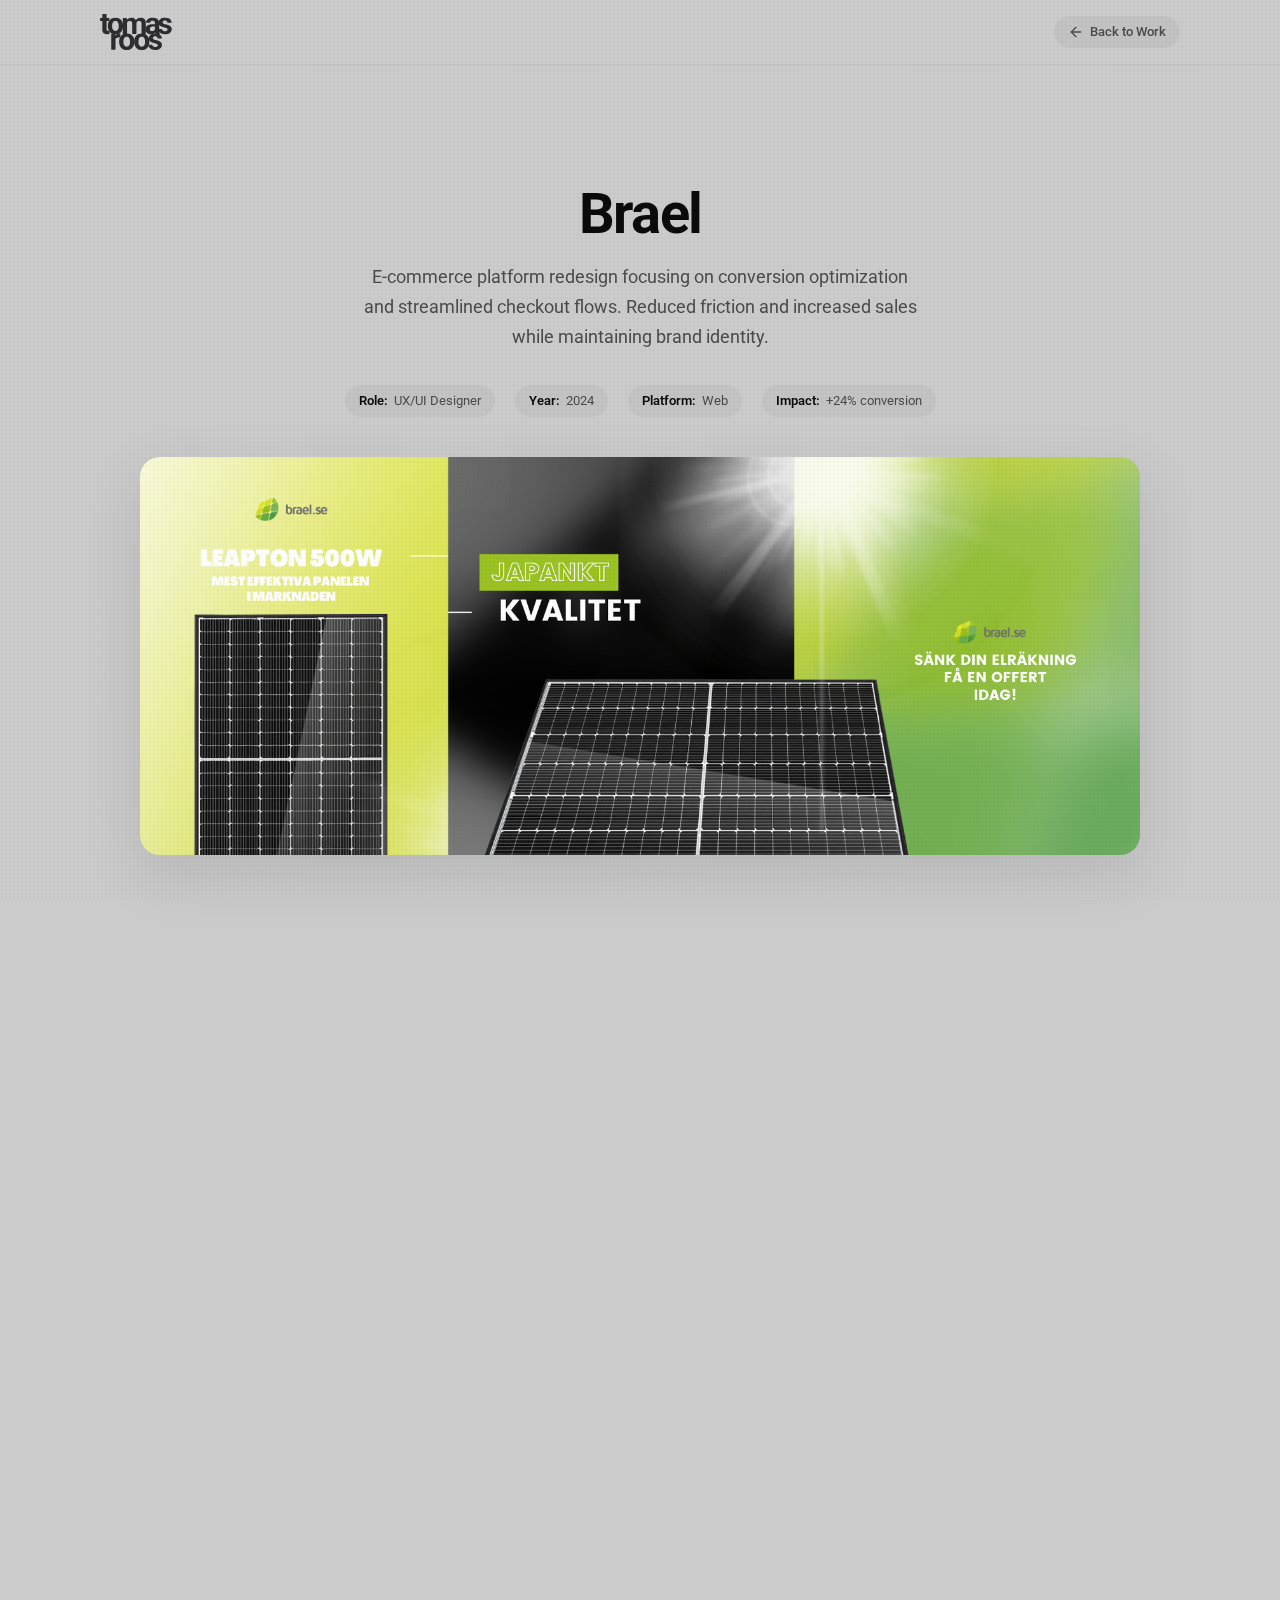
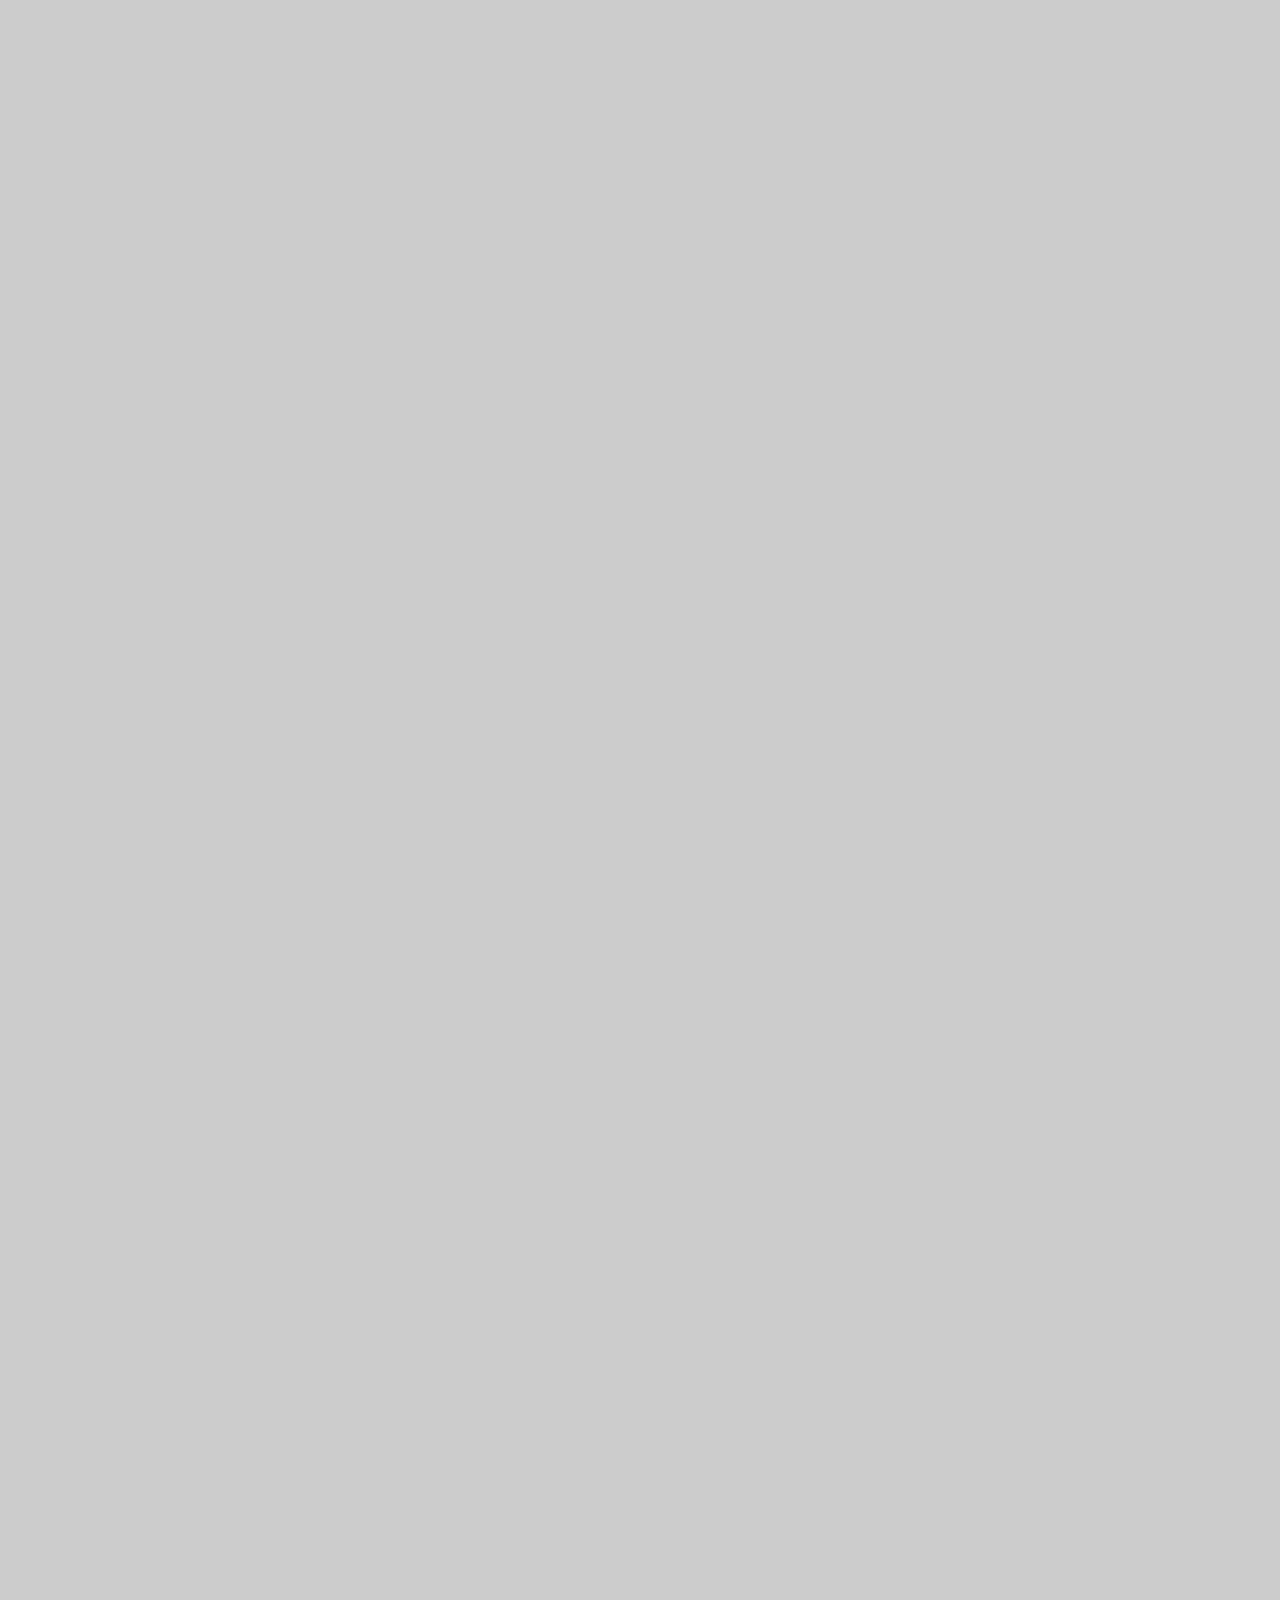
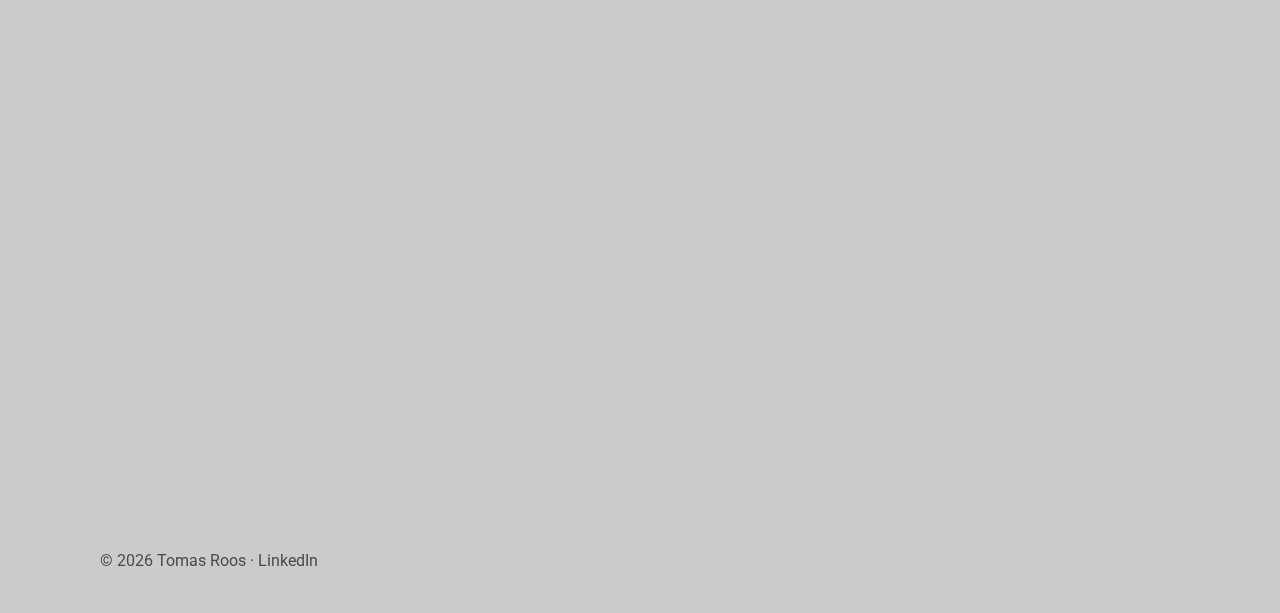
<file: brael-page.html>
<!DOCTYPE html>
<html lang="en">
  <head>
    <meta charset="utf-8" />
    <meta name="viewport" content="width=device-width, initial-scale=1" />
    <title>Brael — Tomas Roos</title>
    <meta name="description" content="E-commerce platform redesign focusing on conversion optimization and user experience improvements." />
    <meta name="author" content="Tomas Roos" />
    <meta property="og:type" content="website" />
    <meta property="og:title" content="Brael — Tomas Roos" />
    <meta property="og:description" content="E-commerce platform redesign focusing on conversion optimization and user experience improvements." />
    <meta property="og:image" content="assets/brael/brael.png" />
    <link rel="icon" href="assets/favicon.png" />
    <link rel="preconnect" href="https://fonts.googleapis.com" />
    <link rel="preconnect" href="https://fonts.gstatic.com" crossorigin />
    <link href="https://fonts.googleapis.com/css2?family=Roboto:wght@300;400;500;600;700&display=swap" rel="stylesheet" />
    <link rel="stylesheet" href="css/styles.css" />
    <link rel="stylesheet" href="css/case-study.css" />
  </head>
  <body>
    <div class="page-loader" aria-hidden="true">
      <img src="assets/tomas-roos-logo.svg" alt="" style="height:32px;opacity:0.4" />
    </div>
    <div class="cursor-dot" aria-hidden="true"></div>

    <header class="site-header">
      <div class="wrap">
        <a class="brand" href="index.html"><img src="assets/tomas-roos-logo.svg" alt="Tomas Roos" class="brand-logo" /></a>
        <nav class="nav">
          <a class="cs-back" href="index.html#work">
            <svg width="16" height="16" viewBox="0 0 24 24" fill="none" stroke="currentColor" stroke-width="2" stroke-linecap="round" stroke-linejoin="round"><path d="M19 12H5"/><polyline points="12 19 5 12 12 5"/></svg>
            Back to Work
          </a>
        </nav>
      </div>
    </header>

    <main class="wrap">
      <section class="cs-hero reveal-up">
        <h1 class="cs-title">Brael</h1>
        <p class="cs-subtitle">E-commerce platform redesign focusing on conversion optimization and streamlined checkout flows. Reduced friction and increased sales while maintaining brand identity.</p>
        <div class="cs-meta">
          <span><strong>Role:</strong> UX/UI Designer</span>
          <span><strong>Year:</strong> 2024</span>
          <span><strong>Platform:</strong> Web</span>
          <span><strong>Impact:</strong> +24% conversion</span>
        </div>
        <div class="cs-cover">
          <img src="assets/brael/brael.png" alt="Brael e-commerce platform" />
        </div>
      </section>

      <section class="cs-section reveal-up">
        <h2 class="cs-section__title">Overview</h2>
        <p class="cs-section__lead">The platform struggled with low conversion rates and 68% cart abandonment. Users found checkout confusing and product discovery difficult. This redesign simplified the journey from discovery to purchase.</p>
        <div class="cs-grid">
          <div class="cs-card">
            <h3>Challenge</h3>
            <p>High cart abandonment, complex navigation, unclear product information, and poor mobile experience.</p>
          </div>
          <div class="cs-card">
            <h3>Solution</h3>
            <p>Complete redesign focusing on clarity, trust, and ease of use. Simplified navigation, improved product pages, and streamlined checkout.</p>
          </div>
        </div>
      </section>

      <section class="cs-section cs-section--alt reveal-up">
        <h2 class="cs-section__title">User Experience</h2>
        <div class="cs-timeline">
          <div class="cs-timeline__item">
            <h3>Homepage &amp; First Impression</h3>
            <p>Redesigned to communicate value immediately. Clear hero section, social proof, and easy navigation. Added trust signals prominently.</p>
          </div>
          <div class="cs-timeline__item">
            <h3>Product Discovery</h3>
            <p>Improved category navigation with clear hierarchy. Enhanced search with filters and sorting. Added Recently Viewed and recommendations.</p>
          </div>
          <div class="cs-timeline__item">
            <h3>Product Pages</h3>
            <p>High-quality images, clear pricing, detailed descriptions, and reviews. Size guides and shipping info directly on page. Prominent Add to Cart button.</p>
          </div>
          <div class="cs-timeline__item">
            <h3>Checkout</h3>
            <p>Streamlined from 5 steps to 1 page with progress indicator. Guest checkout, saved payment methods, and clear shipping calculator. Reduced abandonment by 35%.</p>
          </div>
        </div>
        <div class="cs-mockup">
          <img src="assets/brael/brael-erbjudande.png" alt="Brael special offer page" />
        </div>
      </section>

      <section class="cs-section reveal-up">
        <h2 class="cs-section__title">Key Features</h2>
        <div class="cs-grid">
          <div class="cs-card">
            <h3>Streamlined Checkout</h3>
            <p>Single-page checkout with progress indicator. Guest checkout and saved payment methods. Clear shipping cost calculator.</p>
          </div>
          <div class="cs-card">
            <h3>Enhanced Product Pages</h3>
            <p>High-quality images with zoom, size guides, customer reviews, and trust badges. Buy Now option for quick purchases.</p>
          </div>
          <div class="cs-card">
            <h3>Mobile-First Design</h3>
            <p>Touch-friendly buttons, simplified navigation, and optimized checkout. Mobile conversion increased by 42%.</p>
          </div>
          <div class="cs-card">
            <h3>Trust &amp; Security</h3>
            <p>Security badges, customer reviews, and clear return policy information throughout the journey.</p>
          </div>
        </div>
      </section>

      <section class="cs-section cs-section--alt reveal-up">
        <h2 class="cs-section__title">Outcomes</h2>
        <div class="cs-outcomes">
          <h3>Results</h3>
          <p>Significant improvements across all key metrics. Conversion rates increased, cart abandonment decreased, and user satisfaction improved.</p>
          <div class="cs-stats">
            <div class="cs-stat"><div class="cs-stat__value">+24%</div><div class="cs-stat__label">Conversion</div></div>
            <div class="cs-stat"><div class="cs-stat__value">-35%</div><div class="cs-stat__label">Cart Abandonment</div></div>
            <div class="cs-stat"><div class="cs-stat__value">+42%</div><div class="cs-stat__label">Mobile Conversion</div></div>
            <div class="cs-stat"><div class="cs-stat__value">-28%</div><div class="cs-stat__label">Checkout Time</div></div>
          </div>
        </div>
      </section>
    </main>

    <div class="wrap">
      <div class="cs-footer-cta reveal-up">
        <p>Like what you see?</p>
        <h2>Let's work together.</h2>
        <a class="btn btn--primary" href="index.html#work">View More Work</a>
      </div>
    </div>

    <footer class="site-footer">
      <div class="wrap">
        <p>© <span id="year"></span> Tomas Roos · <a href="https://www.linkedin.com/in/tomas-roos/">LinkedIn</a></p>
      </div>
    </footer>

    <script src="js/case-study.js"></script>
  </body>
</html>
</file>
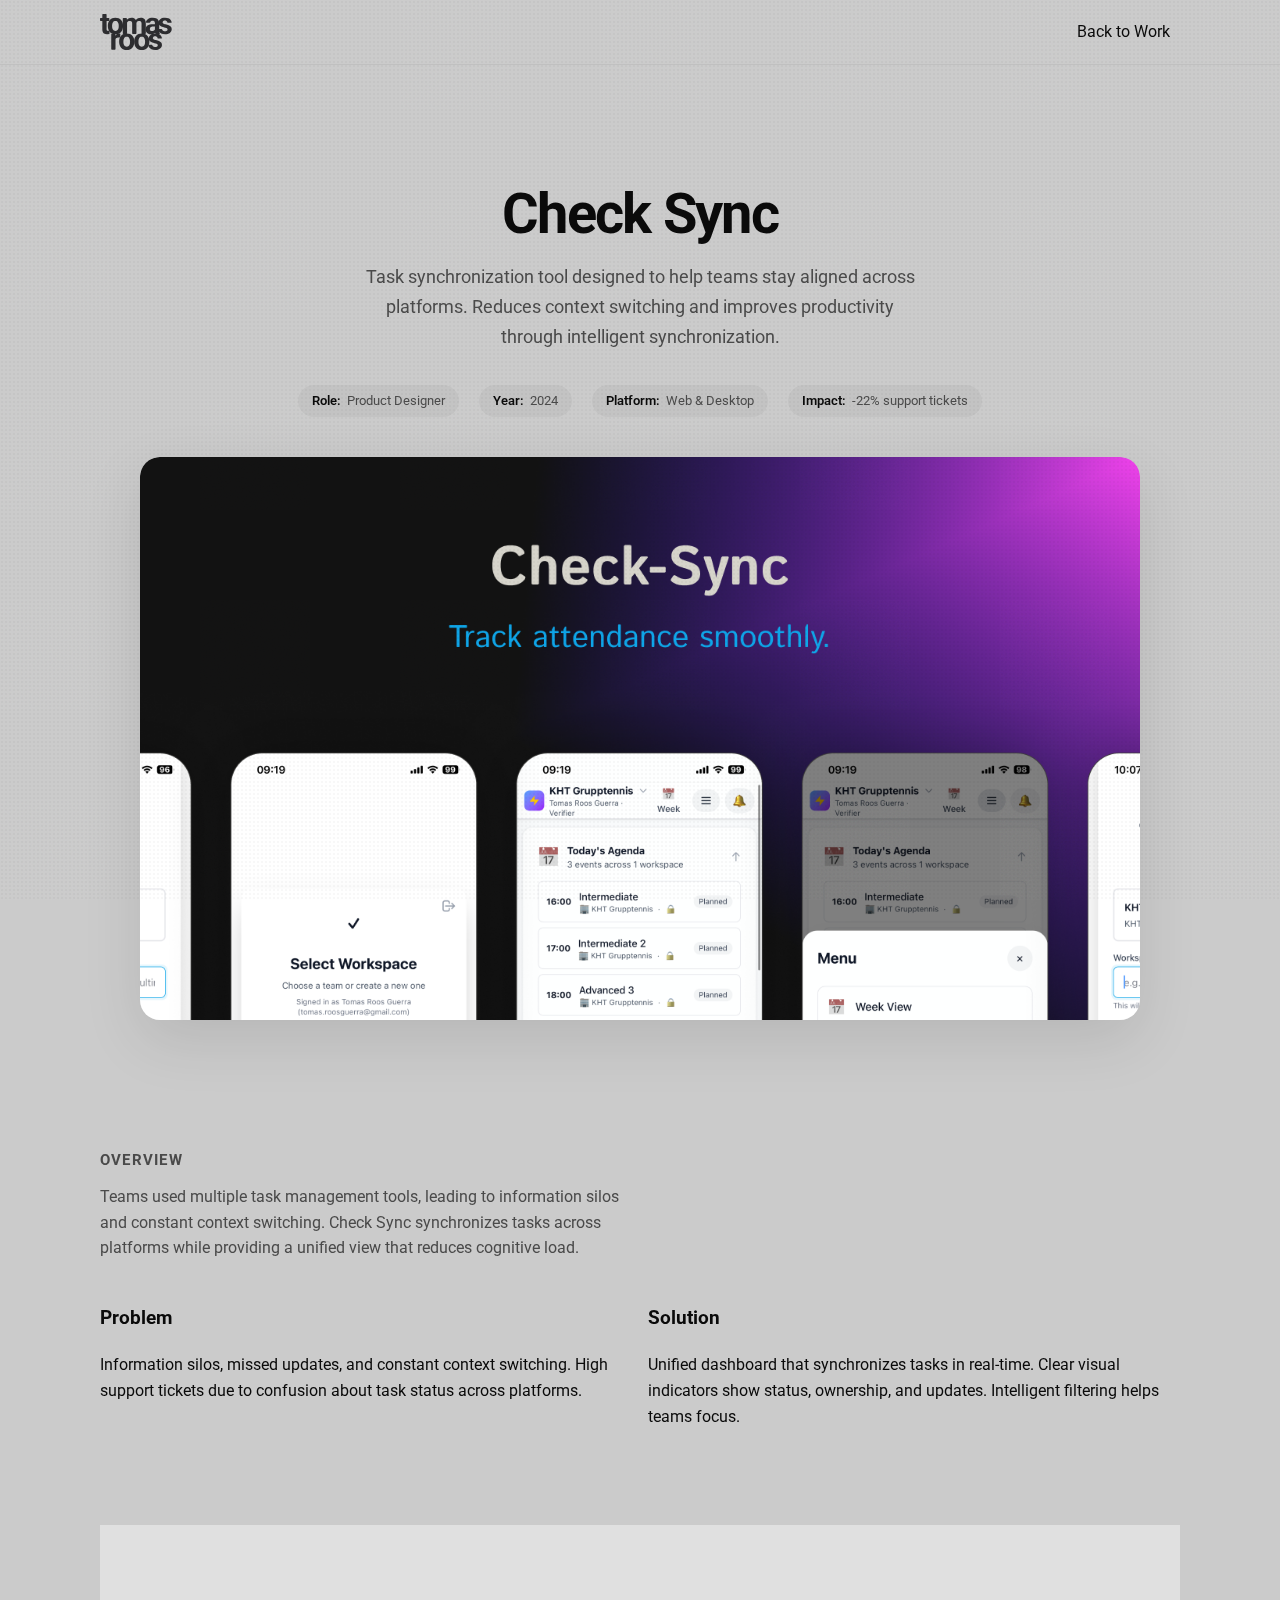
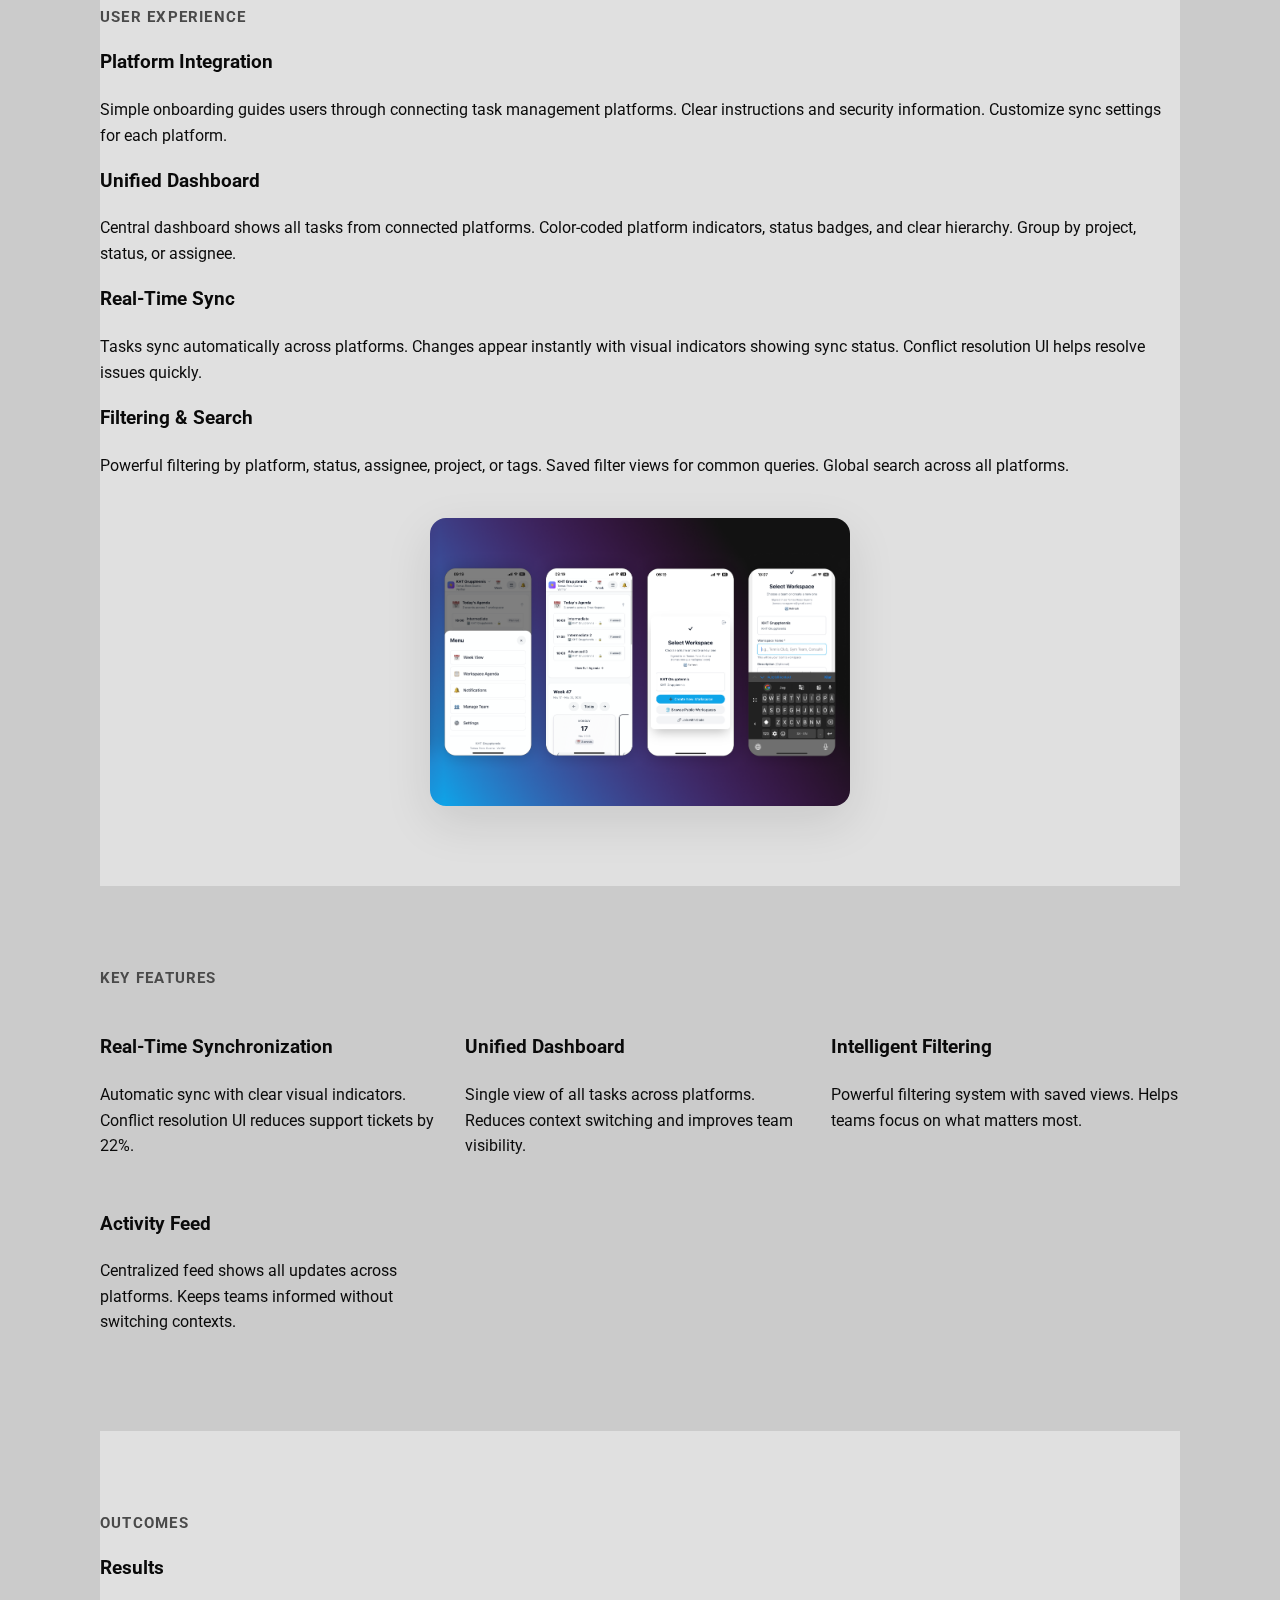
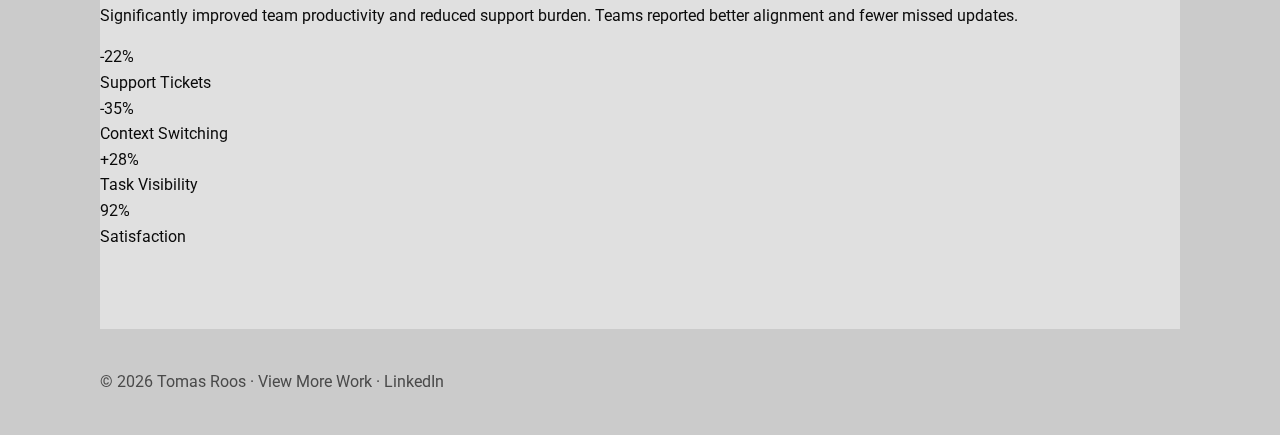
<file: check-sync-page.html>
<!DOCTYPE html>
<html lang="en">
  <head>
    <meta charset="utf-8" />
    <meta name="viewport" content="width=device-width, initial-scale=1" />
    <title>Check Sync: Task Synchronization Tool | Tomas Roos Portfolio</title>
    <meta
      name="description"
      content="Task synchronization tool that helps teams stay aligned across platforms."
    />
    <meta
      name="keywords"
      content="Check Sync, task management, productivity, SaaS, UX design, team collaboration, Tomas Roos"
    />
    <meta name="author" content="Tomas Roos" />

    <meta property="og:type" content="website" />
    <meta property="og:title" content="Check Sync: Task Synchronization Tool" />
    <meta
      property="og:description"
      content="Task synchronization tool that helps teams stay aligned across platforms."
    />
    <meta
      property="og:image"
      content="assets/check-sync/check-sync-cover.png"
    />

    <meta name="twitter:card" content="summary_large_image" />
    <meta
      name="twitter:title"
      content="Check Sync: Task Synchronization Tool"
    />
    <meta
      name="twitter:description"
      content="Task synchronization tool for team productivity."
    />
    <meta
      name="twitter:image"
      content="assets/check-sync/check-sync-cover.png"
    />

    <link rel="preconnect" href="https://fonts.googleapis.com" />
    <link rel="preconnect" href="https://fonts.gstatic.com" crossorigin />
    <link
      href="https://fonts.googleapis.com/css2?family=Roboto:wght@300;400;500;600;700&display=swap"
      rel="stylesheet"
    />
    <link rel="stylesheet" href="css/styles.css" />
    <link rel="stylesheet" href="css/case-study.css" />
  </head>
  <body>
    <header class="site-header">
      <div class="wrap">
        <a class="brand" href="index.html"><img src="assets/tomas-roos-logo.svg" alt="Tomas Roos" class="brand-logo" /></a>
        <nav class="nav">
          <ul class="nav__list">
            <li><a href="index.html#work">Back to Work</a></li>
          </ul>
        </nav>
      </div>
    </header>

    <main class="wrap">
      <section class="cs-hero">
        <h1 class="cs-title">Check Sync</h1>
        <p class="cs-subtitle">
          Task synchronization tool designed to help teams stay aligned across
          platforms. Reduces context switching and improves productivity through
          intelligent synchronization.
        </p>
        <div class="cs-meta">
          <span><strong>Role:</strong> Product Designer</span>
          <span><strong>Year:</strong> 2024</span>
          <span><strong>Platform:</strong> Web & Desktop</span>
          <span><strong>Impact:</strong> -22% support tickets</span>
        </div>
        <div class="cs-cover">
          <img
            src="assets/check-sync/check-sync-cover.png"
            alt="Check Sync dashboard"
          />
        </div>
      </section>

      <section class="section">
        <h2 class="eyebrow">Overview</h2>
        <p class="section__lead">
          Teams used multiple task management tools, leading to information
          silos and constant context switching. Check Sync synchronizes tasks
          across platforms while providing a unified view that reduces cognitive
          load.
        </p>
        <div class="cs-grid">
          <div class="workflow-step">
            <h3>Problem</h3>
            <p>
              Information silos, missed updates, and constant context switching.
              High support tickets due to confusion about task status across
              platforms.
            </p>
          </div>
          <div class="workflow-step">
            <h3>Solution</h3>
            <p>
              Unified dashboard that synchronizes tasks in real-time. Clear
              visual indicators show status, ownership, and updates. Intelligent
              filtering helps teams focus.
            </p>
          </div>
        </div>
      </section>

      <section class="section section--alt">
        <h2 class="eyebrow">User Experience</h2>
        <div class="timeline-item">
          <h3>Platform Integration</h3>
          <p>
            Simple onboarding guides users through connecting task management
            platforms. Clear instructions and security information. Customize
            sync settings for each platform.
          </p>
        </div>
        <div class="timeline-item">
          <h3>Unified Dashboard</h3>
          <p>
            Central dashboard shows all tasks from connected platforms.
            Color-coded platform indicators, status badges, and clear hierarchy.
            Group by project, status, or assignee.
          </p>
        </div>
        <div class="timeline-item">
          <h3>Real-Time Sync</h3>
          <p>
            Tasks sync automatically across platforms. Changes appear instantly
            with visual indicators showing sync status. Conflict resolution UI
            helps resolve issues quickly.
          </p>
        </div>
        <div class="timeline-item">
          <h3>Filtering & Search</h3>
          <p>
            Powerful filtering by platform, status, assignee, project, or tags.
            Saved filter views for common queries. Global search across all
            platforms.
          </p>
        </div>
        <div class="cs-mockup">
          <img
            src="assets/check-sync/check-sync-mockup.png"
            alt="Check Sync interface"
          />
        </div>
      </section>

      <section class="section">
        <h2 class="eyebrow">Key Features</h2>
        <div class="cs-grid">
          <div class="workflow-step">
            <h3>Real-Time Synchronization</h3>
            <p>
              Automatic sync with clear visual indicators. Conflict resolution
              UI reduces support tickets by 22%.
            </p>
          </div>
          <div class="workflow-step">
            <h3>Unified Dashboard</h3>
            <p>
              Single view of all tasks across platforms. Reduces context
              switching and improves team visibility.
            </p>
          </div>
          <div class="workflow-step">
            <h3>Intelligent Filtering</h3>
            <p>
              Powerful filtering system with saved views. Helps teams focus on
              what matters most.
            </p>
          </div>
          <div class="workflow-step">
            <h3>Activity Feed</h3>
            <p>
              Centralized feed shows all updates across platforms. Keeps teams
              informed without switching contexts.
            </p>
          </div>
        </div>
      </section>

      <section class="section section--alt">
        <h2 class="eyebrow">Outcomes</h2>
        <div class="outcome-box">
          <h3>Results</h3>
          <p>
            Significantly improved team productivity and reduced support burden.
            Teams reported better alignment and fewer missed updates.
          </p>
          <div class="outcome-stats">
            <div class="stat">
              <div class="stat-value">-22%</div>
              <div class="stat-label">Support Tickets</div>
            </div>
            <div class="stat">
              <div class="stat-value">-35%</div>
              <div class="stat-label">Context Switching</div>
            </div>
            <div class="stat">
              <div class="stat-value">+28%</div>
              <div class="stat-label">Task Visibility</div>
            </div>
            <div class="stat">
              <div class="stat-value">92%</div>
              <div class="stat-label">Satisfaction</div>
            </div>
          </div>
        </div>
      </section>
    </main>

    <footer class="site-footer">
      <div class="wrap">
        <p>
          © <span id="year"></span> Tomas Roos ·
          <a href="index.html#work">View More Work</a> ·
          <a href="https://www.linkedin.com/in/tomas-roos/">LinkedIn</a>
        </p>
      </div>
    </footer>

    <script>
      document.getElementById("year").textContent = new Date().getFullYear();
    </script>
  </body>
</html>
</file>
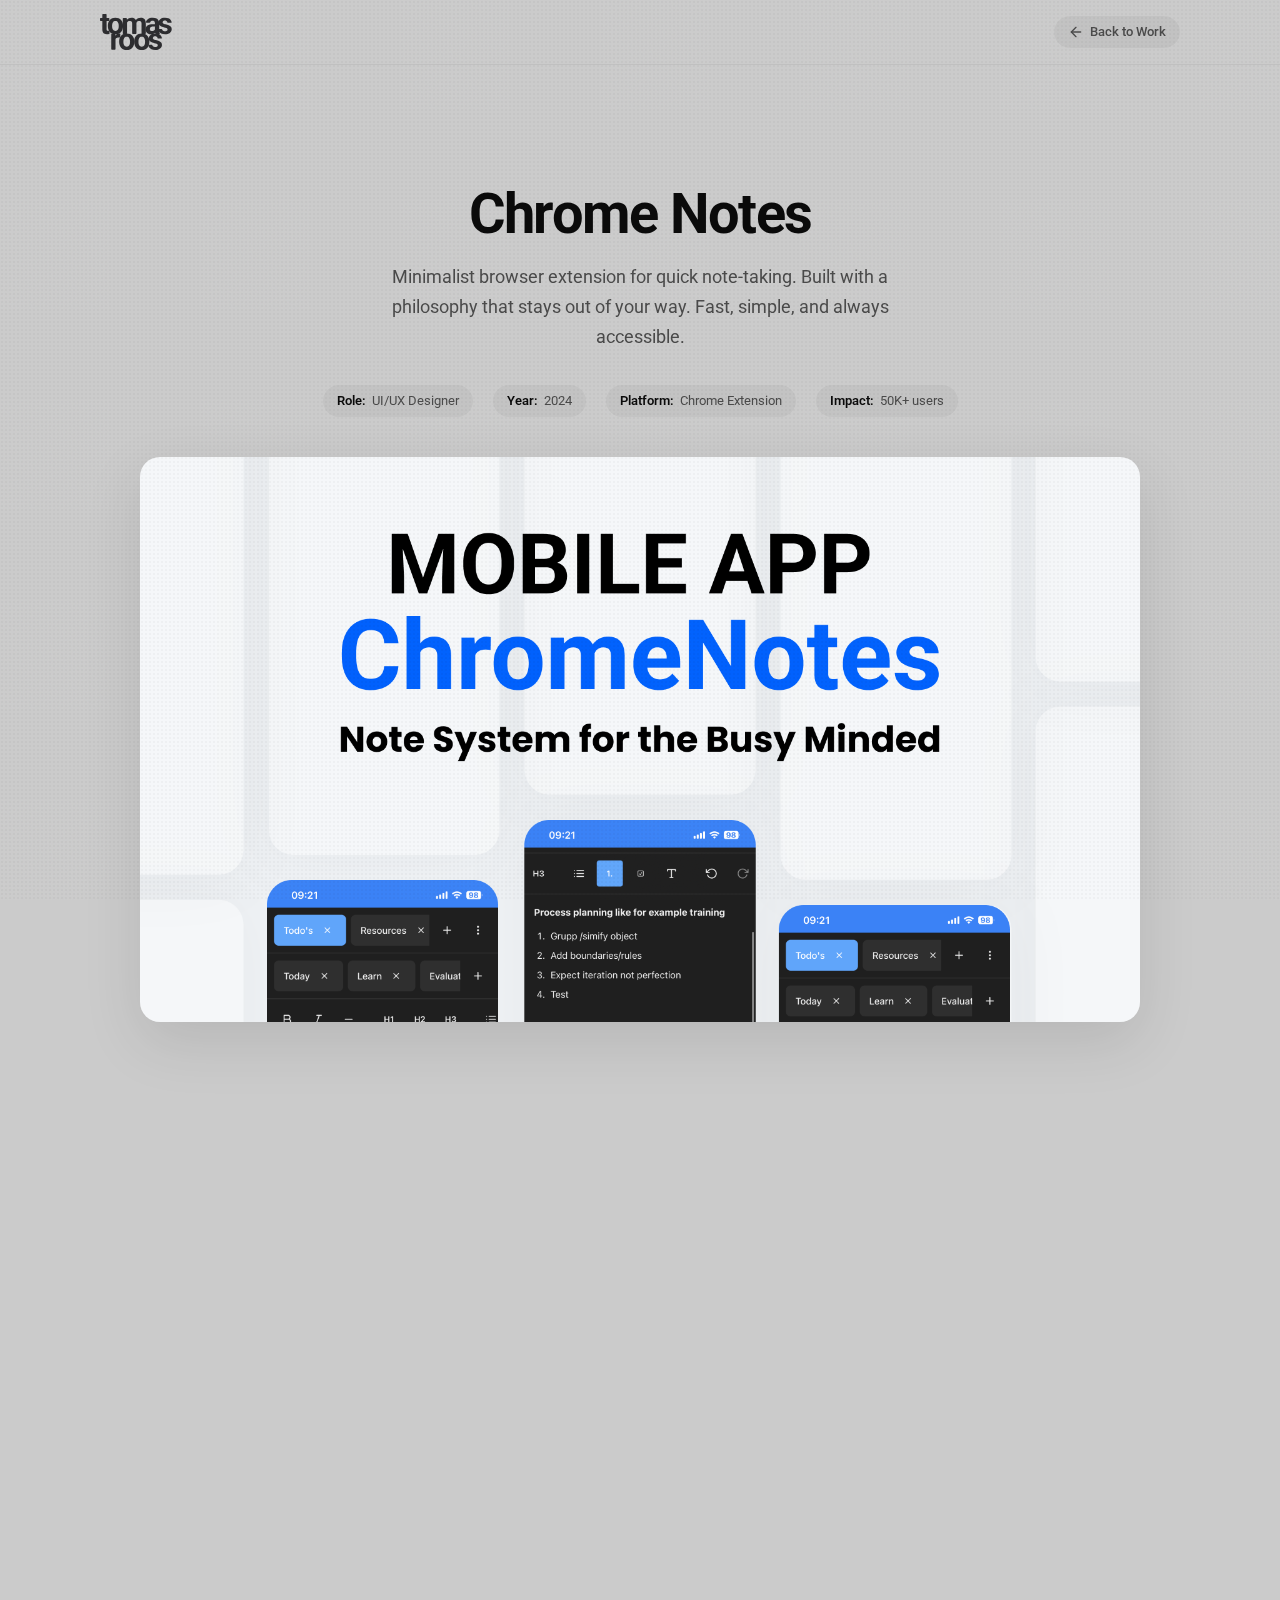
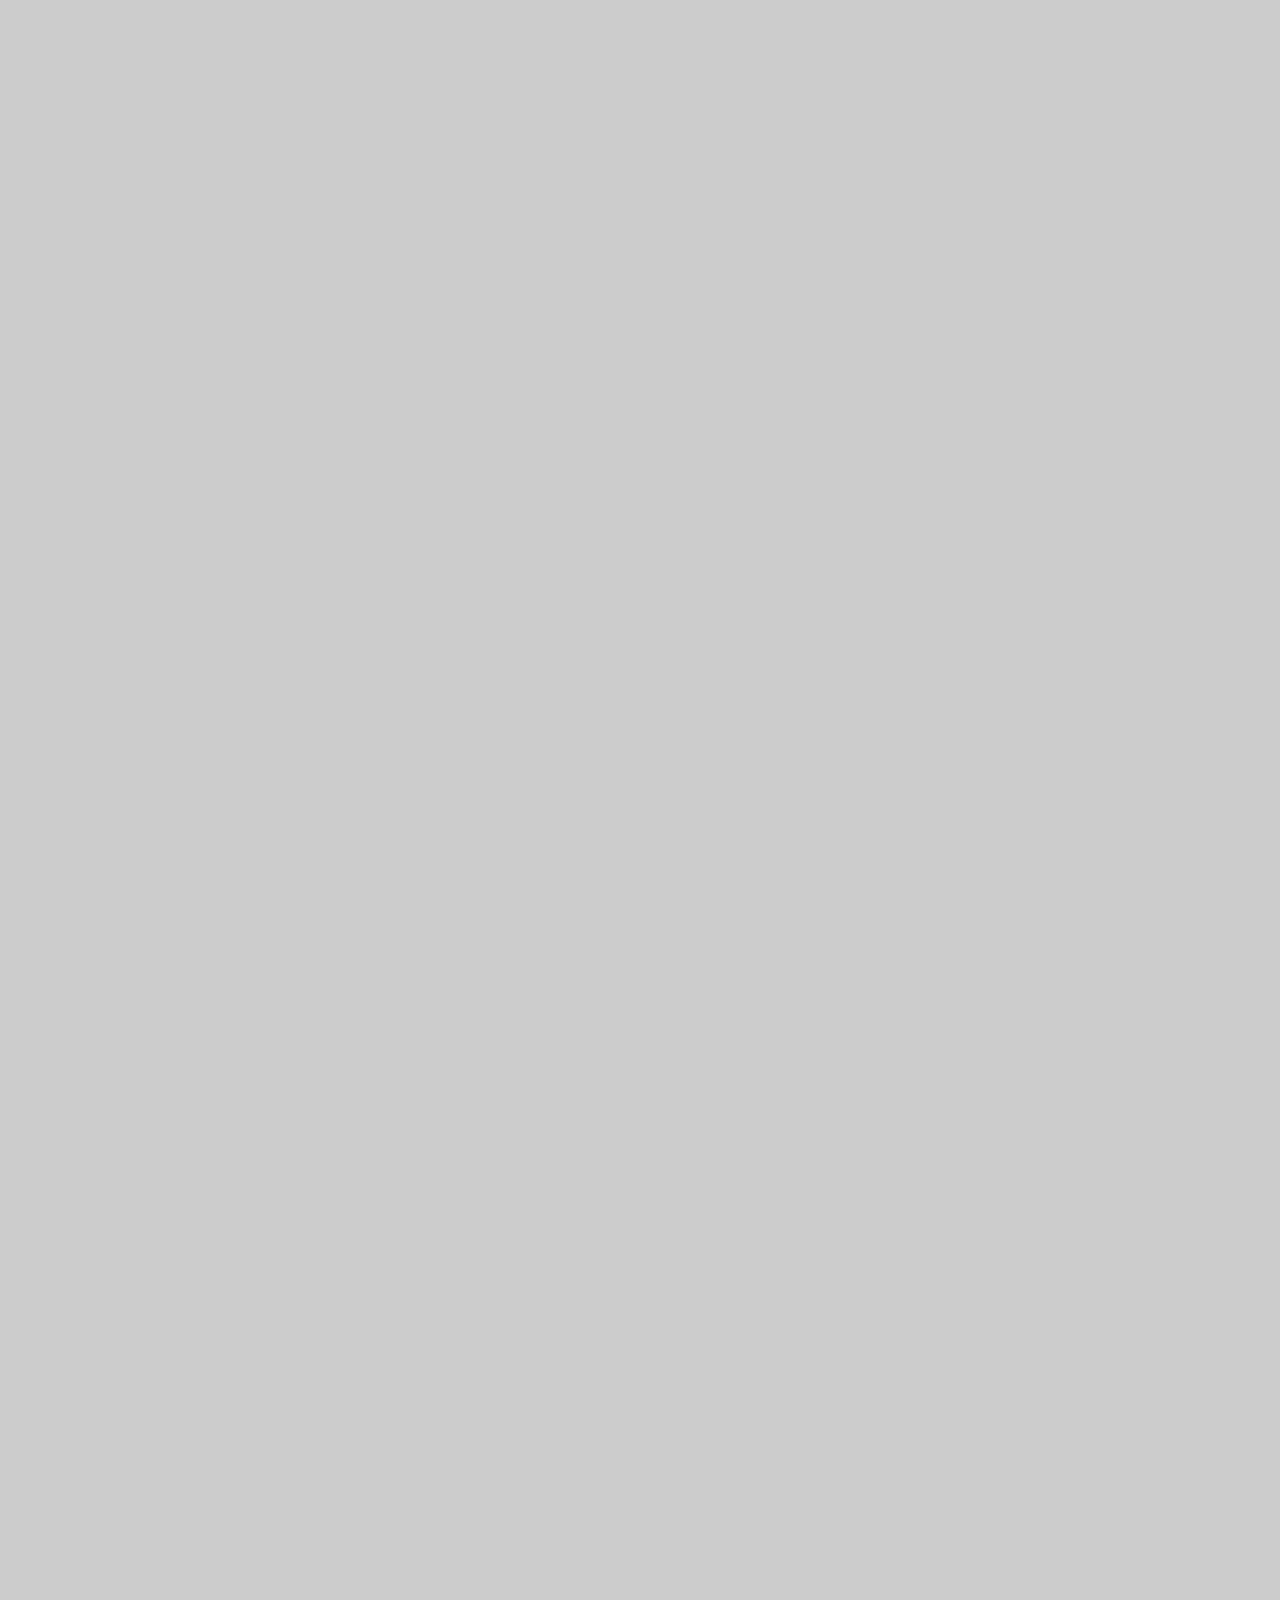
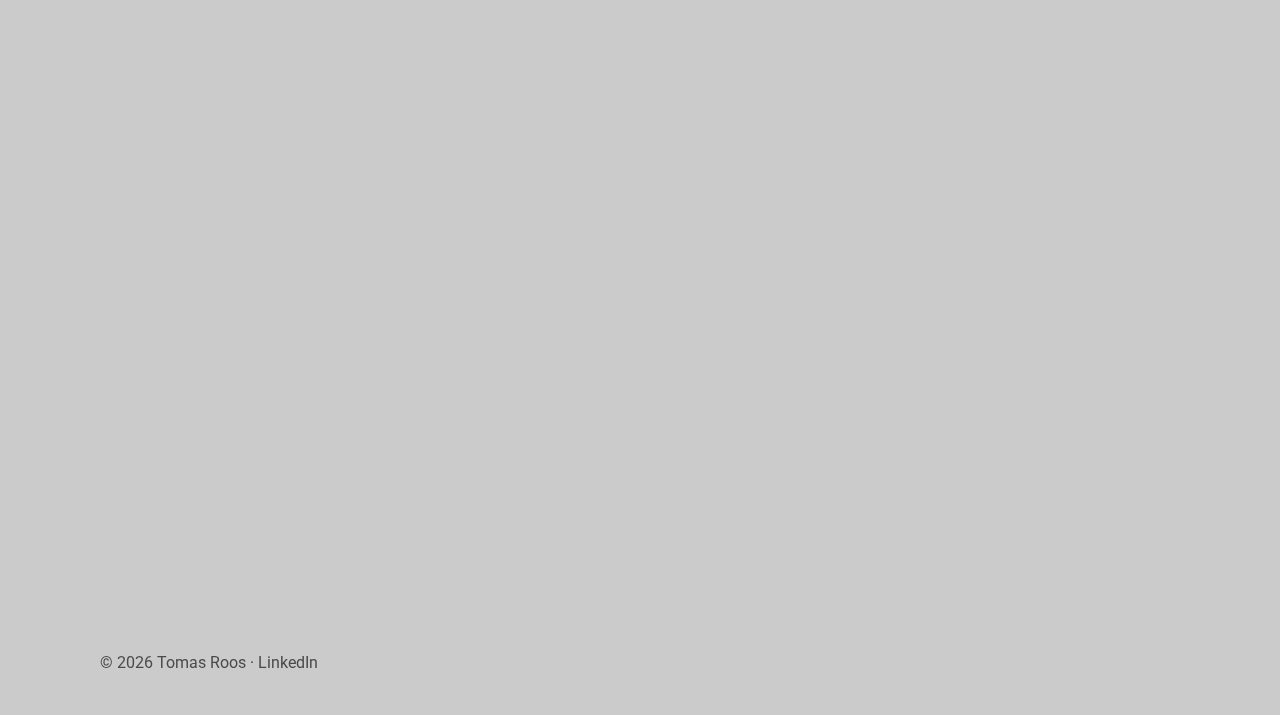
<file: chrome-notes-page.html>
<!DOCTYPE html>
<html lang="en">
  <head>
    <meta charset="utf-8" />
    <meta name="viewport" content="width=device-width, initial-scale=1" />
    <title>Chrome Notes — Tomas Roos</title>
    <meta name="description" content="Minimalist browser extension for quick note-taking and organization." />
    <meta name="author" content="Tomas Roos" />
    <meta property="og:type" content="website" />
    <meta property="og:title" content="Chrome Notes — Tomas Roos" />
    <meta property="og:description" content="Minimalist browser extension for quick note-taking and organization." />
    <meta property="og:image" content="assets/chrome-notes/chrome-notes-cover.png" />
    <link rel="icon" href="assets/favicon.png" />
    <link rel="preconnect" href="https://fonts.googleapis.com" />
    <link rel="preconnect" href="https://fonts.gstatic.com" crossorigin />
    <link href="https://fonts.googleapis.com/css2?family=Roboto:wght@300;400;500;600;700&display=swap" rel="stylesheet" />
    <link rel="stylesheet" href="css/styles.css" />
    <link rel="stylesheet" href="css/case-study.css" />
  </head>
  <body>
    <div class="page-loader" aria-hidden="true">
      <img src="assets/tomas-roos-logo.svg" alt="" style="height:32px;opacity:0.4" />
    </div>
    <div class="cursor-dot" aria-hidden="true"></div>

    <header class="site-header">
      <div class="wrap">
        <a class="brand" href="index.html"><img src="assets/tomas-roos-logo.svg" alt="Tomas Roos" class="brand-logo" /></a>
        <nav class="nav">
          <a class="cs-back" href="index.html#work">
            <svg width="16" height="16" viewBox="0 0 24 24" fill="none" stroke="currentColor" stroke-width="2" stroke-linecap="round" stroke-linejoin="round"><path d="M19 12H5"/><polyline points="12 19 5 12 12 5"/></svg>
            Back to Work
          </a>
        </nav>
      </div>
    </header>

    <main class="wrap">
      <section class="cs-hero reveal-up">
        <h1 class="cs-title">Chrome Notes</h1>
        <p class="cs-subtitle">Minimalist browser extension for quick note-taking. Built with a philosophy that stays out of your way. Fast, simple, and always accessible.</p>
        <div class="cs-meta">
          <span><strong>Role:</strong> UI/UX Designer</span>
          <span><strong>Year:</strong> 2024</span>
          <span><strong>Platform:</strong> Chrome Extension</span>
          <span><strong>Impact:</strong> 50K+ users</span>
        </div>
        <div class="cs-cover">
          <img src="assets/chrome-notes/chrome-notes-cover.png" alt="Chrome Notes extension" />
        </div>
      </section>

      <section class="cs-section reveal-up">
        <h2 class="cs-section__title">Overview</h2>
        <p class="cs-section__lead">Existing note-taking extensions were cluttered, slow, or required too many clicks. Chrome Notes was designed to be the fastest way to capture thoughts without leaving your current context. Goal: capture thoughts in under 2 seconds.</p>
        <div class="cs-grid">
          <div class="cs-card">
            <h3>Problem</h3>
            <p>Users needed quick note capture while browsing, but existing solutions were too complex, slow, or disrupted workflow.</p>
          </div>
          <div class="cs-card">
            <h3>Solution</h3>
            <p>Minimalist extension that opens instantly with keyboard shortcut. Clean interface focused on writing, with simple organization through tags and folders.</p>
          </div>
        </div>
      </section>

      <section class="cs-section cs-section--alt reveal-up">
        <h2 class="cs-section__title">User Experience</h2>
        <div class="cs-timeline">
          <div class="cs-timeline__item">
            <h3>Quick Capture</h3>
            <p>Keyboard shortcut (Ctrl/Cmd + Shift + N) opens editor instantly. No loading, no animations, just a clean text area. Floating panel doesn't disrupt browsing.</p>
          </div>
          <div class="cs-timeline__item">
            <h3>Writing Experience</h3>
            <p>Distraction-free interface with minimal UI. Focus mode hides all controls except text area. Markdown support. Auto-save ensures you never lose thoughts.</p>
          </div>
          <div class="cs-timeline__item">
            <h3>Organization</h3>
            <p>Simple organization through tags and folders. Add tags with # or organize with drag-and-drop. Powerful search finds notes instantly. No complex hierarchies.</p>
          </div>
          <div class="cs-timeline__item">
            <h3>Context Integration</h3>
            <p>One-click capture of current URL, page title, or selected text. Notes link back to source pages. Maintains context and makes notes more useful.</p>
          </div>
        </div>
        <div class="cs-mockup">
          <img src="assets/chrome-notes/chrome-notes-mockup.png" alt="Chrome Notes interface" />
        </div>
      </section>

      <section class="cs-section reveal-up">
        <h2 class="cs-section__title">Key Features</h2>
        <div class="cs-grid">
          <div class="cs-card">
            <h3>Instant Access</h3>
            <p>Opens in under 100ms. No loading, no delays. Floating panel design doesn't disrupt browsing context.</p>
          </div>
          <div class="cs-card">
            <h3>Minimalist Interface</h3>
            <p>Clean, distraction-free writing. Focus mode hides all UI except text area. Typography optimized for readability.</p>
          </div>
          <div class="cs-card">
            <h3>Simple Organization</h3>
            <p>Tags and folders without complexity. Drag-and-drop for quick organization. Powerful search finds notes instantly.</p>
          </div>
          <div class="cs-card">
            <h3>Context Capture</h3>
            <p>One-click capture of URL, page title, or selected text. Notes link back to source pages for context.</p>
          </div>
        </div>
      </section>

      <section class="cs-section cs-section--alt reveal-up">
        <h2 class="cs-section__title">Outcomes</h2>
        <div class="cs-outcomes">
          <h3>Results</h3>
          <p>Quickly gained traction due to speed and simplicity. Users appreciated the minimalist approach and instant access.</p>
          <div class="cs-stats">
            <div class="cs-stat"><div class="cs-stat__value">50K+</div><div class="cs-stat__label">Users</div></div>
            <div class="cs-stat"><div class="cs-stat__value">4.8/5</div><div class="cs-stat__label">Rating</div></div>
            <div class="cs-stat"><div class="cs-stat__value">&lt;100ms</div><div class="cs-stat__label">Open Time</div></div>
            <div class="cs-stat"><div class="cs-stat__value">94%</div><div class="cs-stat__label">Daily Active</div></div>
          </div>
        </div>
      </section>
    </main>

    <div class="wrap">
      <div class="cs-footer-cta reveal-up">
        <p>Like what you see?</p>
        <h2>Let's work together.</h2>
        <a class="btn btn--primary" href="index.html#work">View More Work</a>
      </div>
    </div>

    <footer class="site-footer">
      <div class="wrap">
        <p>© <span id="year"></span> Tomas Roos · <a href="https://www.linkedin.com/in/tomas-roos/">LinkedIn</a></p>
      </div>
    </footer>

    <script src="js/case-study.js"></script>
  </body>
</html>
</file>
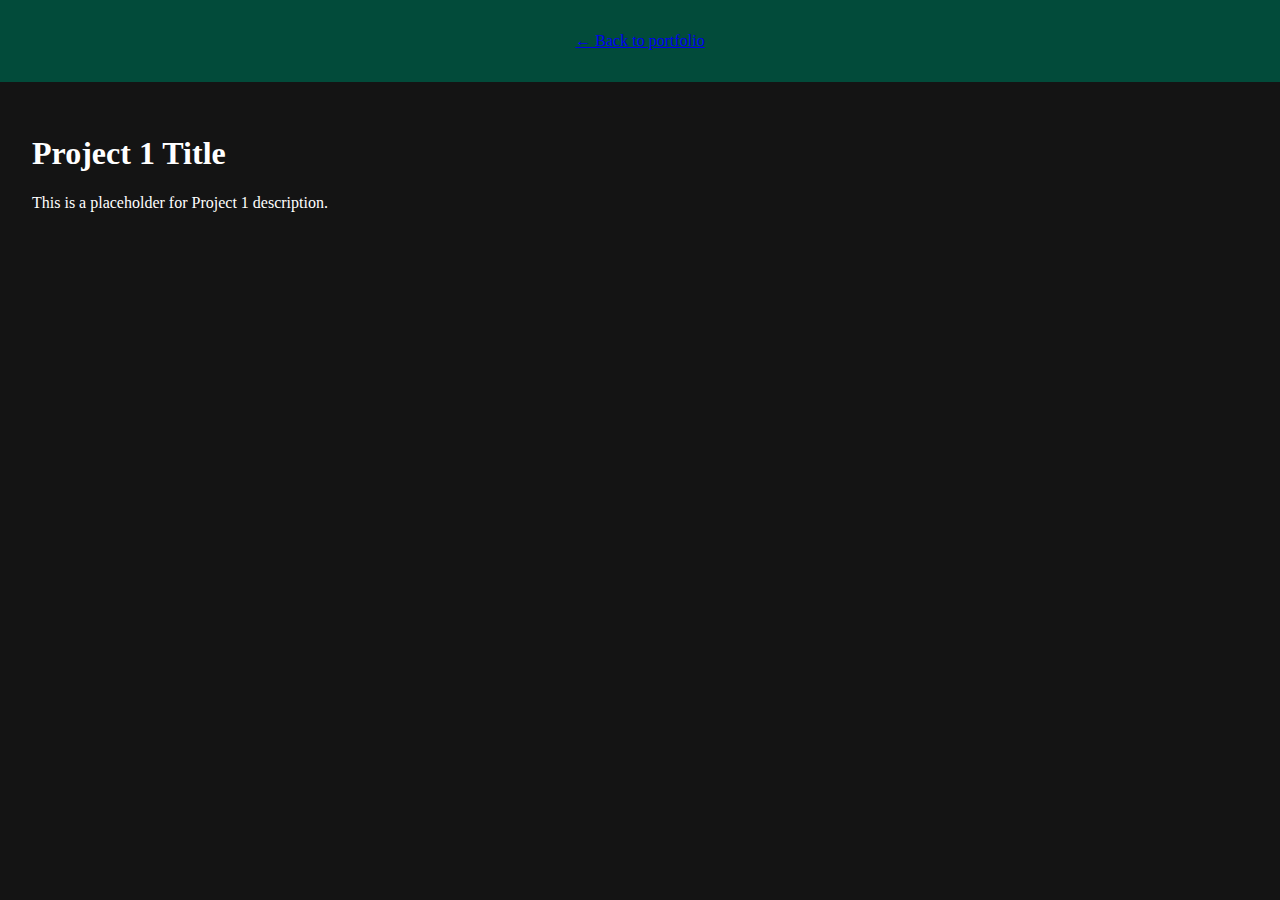
<file: project1.html>
<!DOCTYPE html>
<html lang="en">
<head>
  <meta charset="UTF-8" />
  <title>Project 1</title>
  <link rel="stylesheet" href="style.css" />
</head>
<body>
  <header><a href="index.html">&larr; Back to portfolio</a></header>
  <main style="padding: 2rem;">
    <h1>Project 1 Title</h1>
    <p>This is a placeholder for Project 1 description.</p>
  </main>
</body>
</html>
</file>
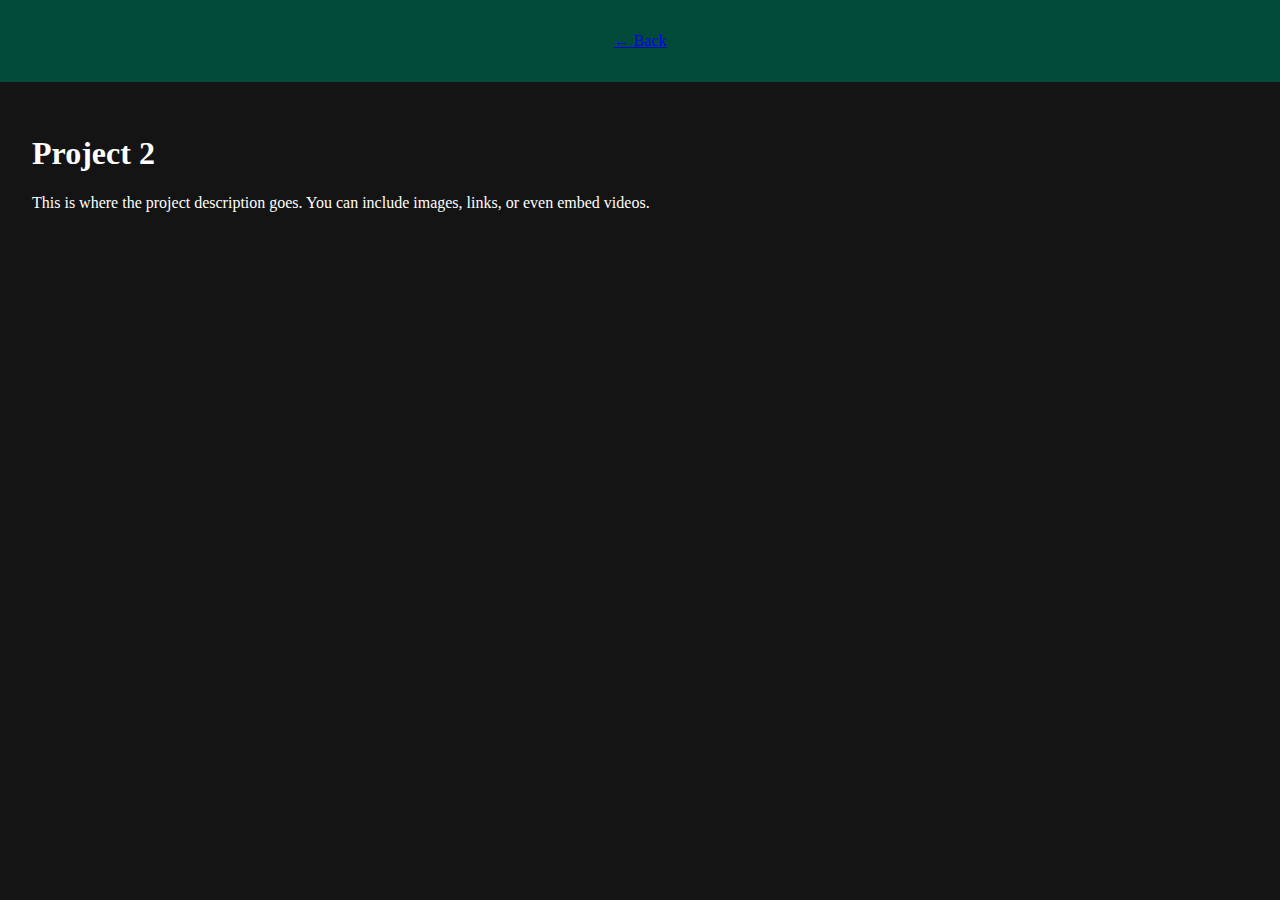
<file: project2.html>
<!DOCTYPE html>
<html lang="en">
<head>
  <meta charset="UTF-8" />
  <title>Project 2</title>
  <link rel="stylesheet" href="style.css" />
</head>
<body>
  <header>
    <a href="index.html">&larr; Back</a>
  </header>
  <main style="padding: 2rem;">
    <h1>Project 2</h1>
    <p>This is where the project description goes. You can include images, links, or even embed videos.</p>
  </main>
</body>
</html>
</file>
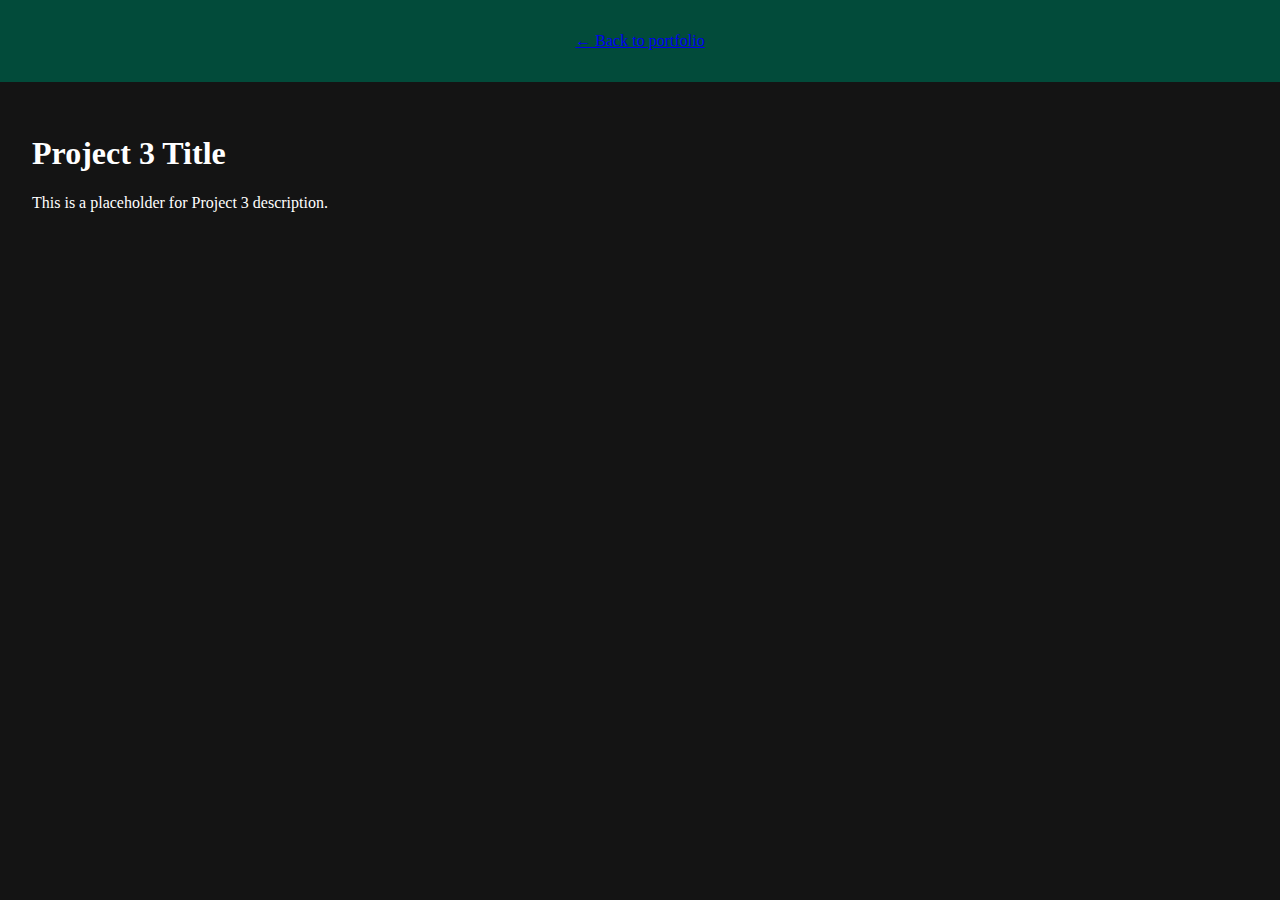
<file: project3.html>
<!DOCTYPE html>
<html lang="en">
<head>
  <meta charset="UTF-8" />
  <title>Project 3</title>
  <link rel="stylesheet" href="style.css" />
</head>
<body>
  <header><a href="index.html">&larr; Back to portfolio</a></header>
  <main style="padding: 2rem;">
    <h1>Project 3 Title</h1>
    <p>This is a placeholder for Project 3 description.</p>
  </main>
</body>
</html>
</file>
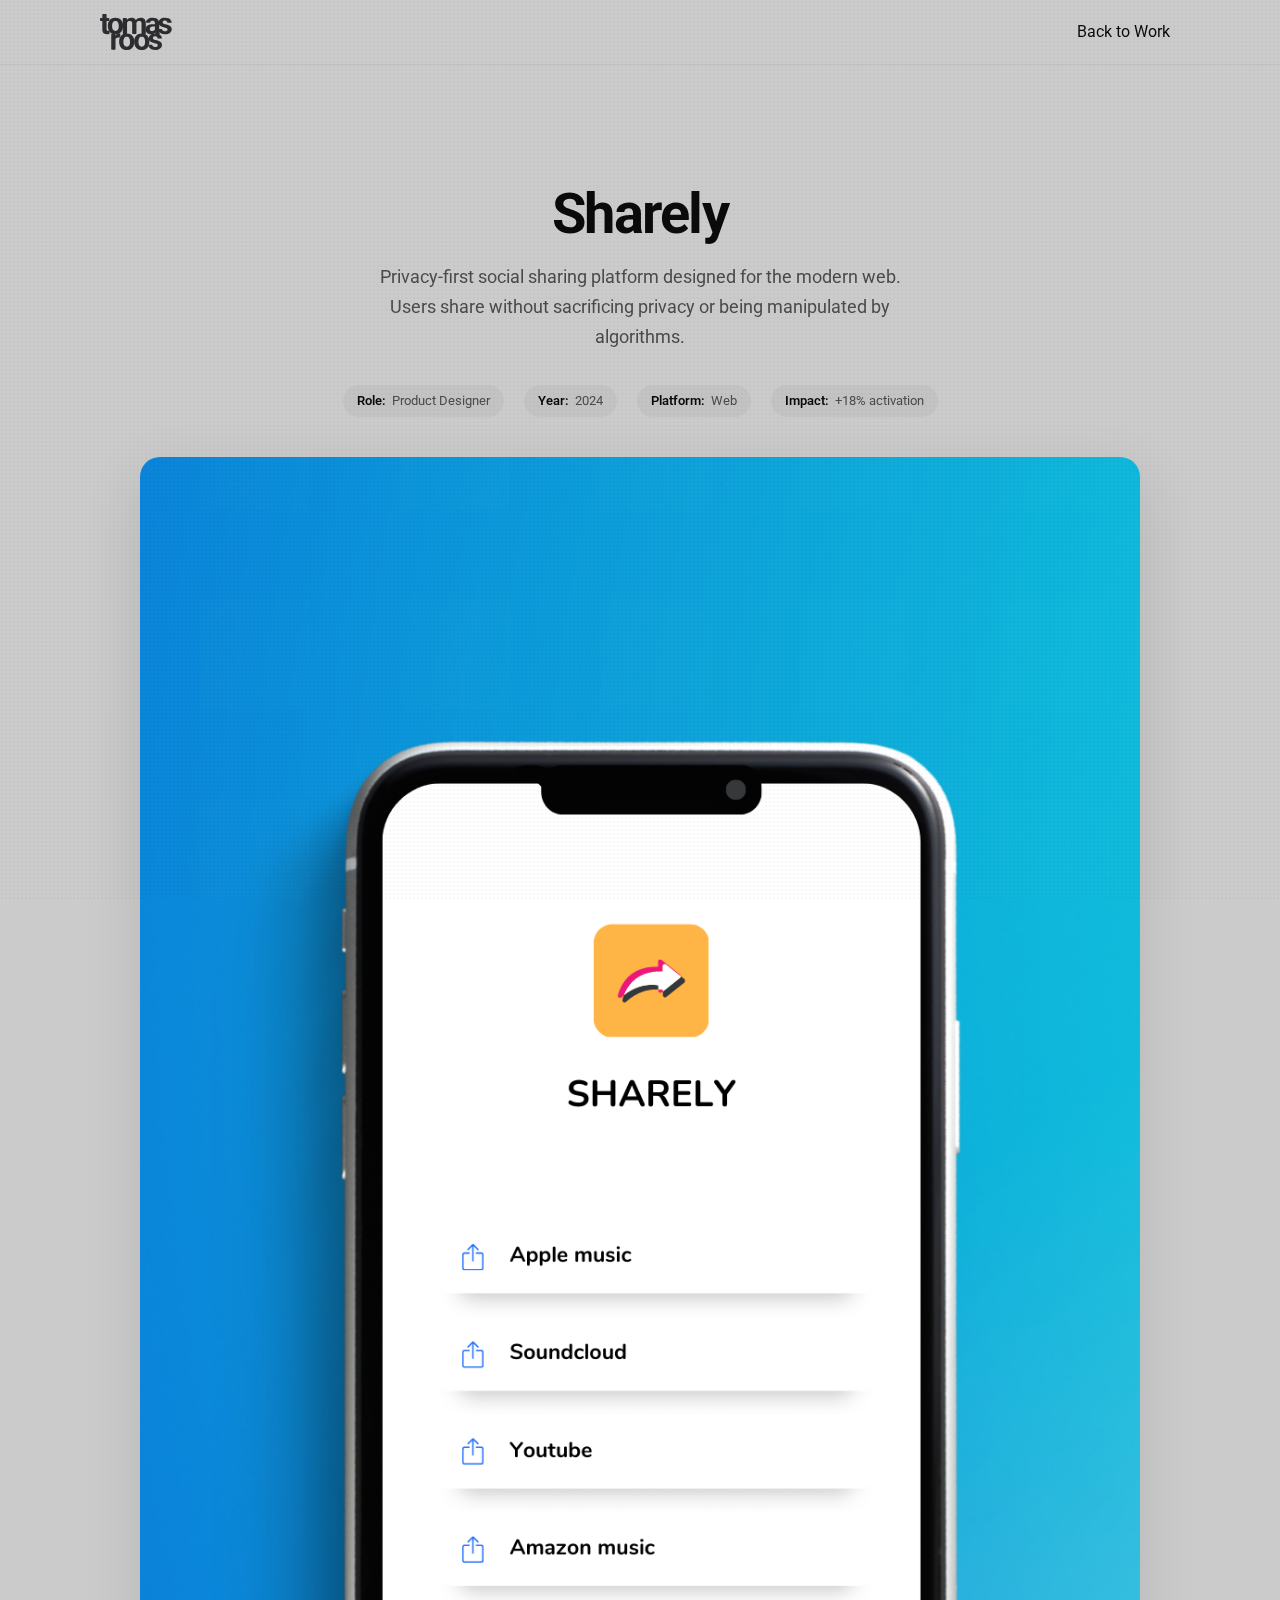
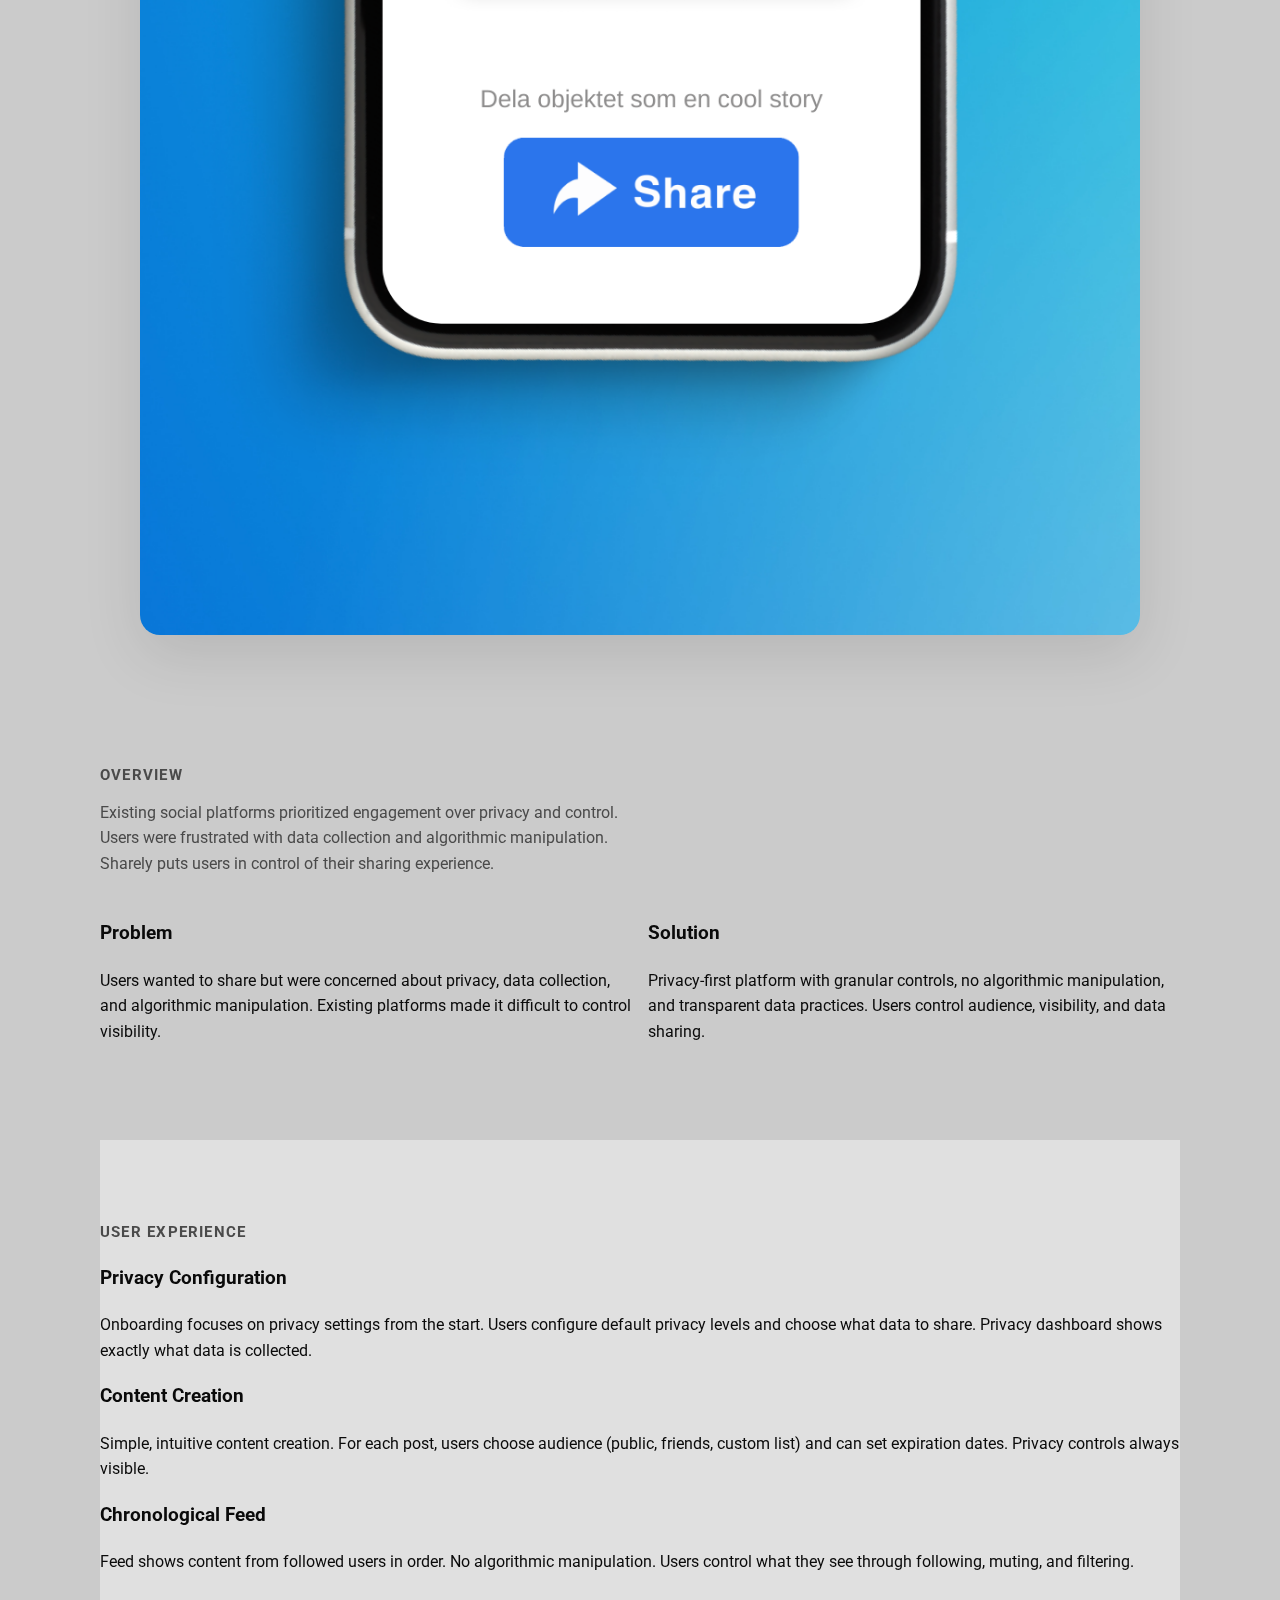
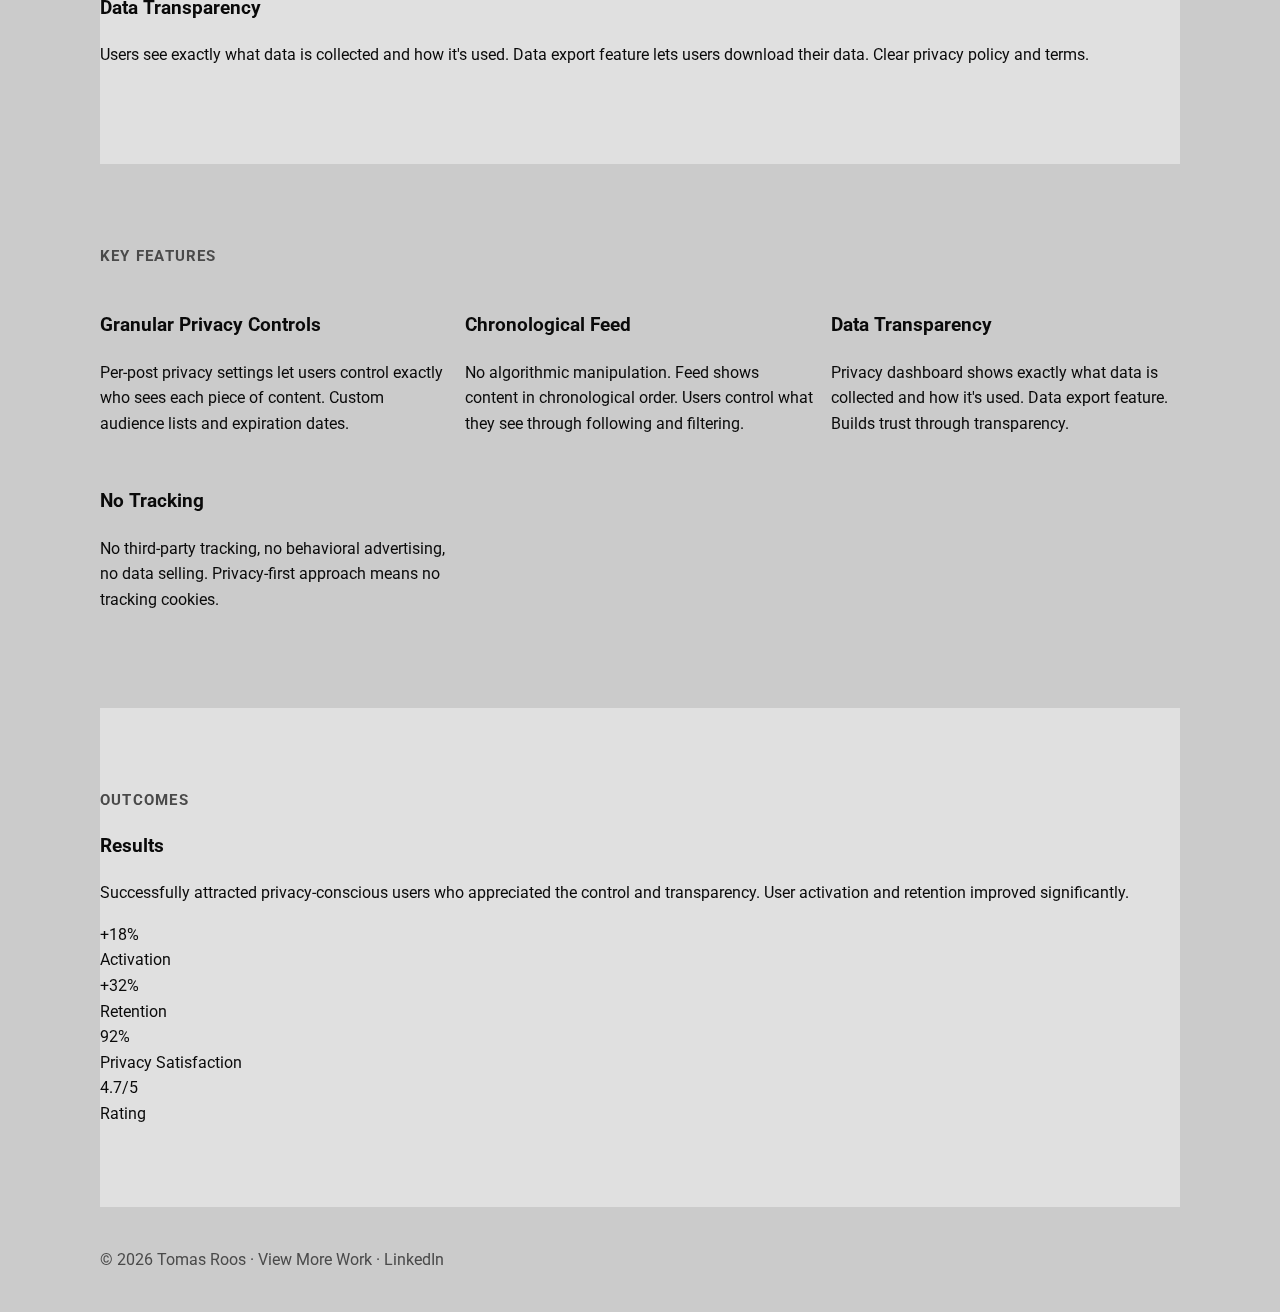
<file: sharely-page.html>
<!DOCTYPE html>
<html lang="en">
  <head>
    <meta charset="utf-8" />
    <meta name="viewport" content="width=device-width, initial-scale=1" />
    <title>Sharely: Privacy-First Social Platform | Tomas Roos Portfolio</title>
    <meta
      name="description"
      content="Social sharing platform with focus on privacy and user control."
    />
    <meta
      name="keywords"
      content="Sharely, social platform, privacy, user control, UX design, web app, social sharing, Tomas Roos"
    />
    <meta name="author" content="Tomas Roos" />

    <meta property="og:type" content="website" />
    <meta
      property="og:title"
      content="Sharely: Privacy-First Social Platform"
    />
    <meta
      property="og:description"
      content="Social sharing platform with focus on privacy and user control."
    />
    <meta property="og:image" content="assets/sharely/Sharely.png" />

    <meta name="twitter:card" content="summary_large_image" />
    <meta
      name="twitter:title"
      content="Sharely: Privacy-First Social Platform"
    />
    <meta
      name="twitter:description"
      content="Social sharing platform focused on privacy."
    />
    <meta name="twitter:image" content="assets/sharely/Sharely.png" />

    <link rel="preconnect" href="https://fonts.googleapis.com" />
    <link rel="preconnect" href="https://fonts.gstatic.com" crossorigin />
    <link
      href="https://fonts.googleapis.com/css2?family=Roboto:wght@300;400;500;600;700&display=swap"
      rel="stylesheet"
    />
    <link rel="stylesheet" href="css/styles.css" />
    <link rel="stylesheet" href="css/case-study.css" />
  </head>
  <body>
    <header class="site-header">
      <div class="wrap">
        <a class="brand" href="index.html"><img src="assets/tomas-roos-logo.svg" alt="Tomas Roos" class="brand-logo" /></a>
        <nav class="nav">
          <ul class="nav__list">
            <li><a href="index.html#work">Back to Work</a></li>
          </ul>
        </nav>
      </div>
    </header>

    <main class="wrap">
      <section class="cs-hero">
        <h1 class="cs-title">Sharely</h1>
        <p class="cs-subtitle">
          Privacy-first social sharing platform designed for the modern web.
          Users share without sacrificing privacy or being manipulated by
          algorithms.
        </p>
        <div class="cs-meta">
          <span><strong>Role:</strong> Product Designer</span>
          <span><strong>Year:</strong> 2024</span>
          <span><strong>Platform:</strong> Web</span>
          <span><strong>Impact:</strong> +18% activation</span>
        </div>
        <div class="cs-cover">
          <img src="assets/sharely/Sharely.png" alt="Sharely social platform" />
        </div>
      </section>

      <section class="section">
        <h2 class="eyebrow">Overview</h2>
        <p class="section__lead">
          Existing social platforms prioritized engagement over privacy and
          control. Users were frustrated with data collection and algorithmic
          manipulation. Sharely puts users in control of their sharing
          experience.
        </p>
        <div class="cs-grid">
          <div class="workflow-step">
            <h3>Problem</h3>
            <p>
              Users wanted to share but were concerned about privacy, data
              collection, and algorithmic manipulation. Existing platforms made
              it difficult to control visibility.
            </p>
          </div>
          <div class="workflow-step">
            <h3>Solution</h3>
            <p>
              Privacy-first platform with granular controls, no algorithmic
              manipulation, and transparent data practices. Users control
              audience, visibility, and data sharing.
            </p>
          </div>
        </div>
      </section>

      <section class="section section--alt">
        <h2 class="eyebrow">User Experience</h2>
        <div class="timeline-item">
          <h3>Privacy Configuration</h3>
          <p>
            Onboarding focuses on privacy settings from the start. Users
            configure default privacy levels and choose what data to share.
            Privacy dashboard shows exactly what data is collected.
          </p>
        </div>
        <div class="timeline-item">
          <h3>Content Creation</h3>
          <p>
            Simple, intuitive content creation. For each post, users choose
            audience (public, friends, custom list) and can set expiration
            dates. Privacy controls always visible.
          </p>
        </div>
        <div class="timeline-item">
          <h3>Chronological Feed</h3>
          <p>
            Feed shows content from followed users in order. No algorithmic
            manipulation. Users control what they see through following, muting,
            and filtering.
          </p>
        </div>
        <div class="timeline-item">
          <h3>Data Transparency</h3>
          <p>
            Users see exactly what data is collected and how it's used. Data
            export feature lets users download their data. Clear privacy policy
            and terms.
          </p>
        </div>
      </section>

      <section class="section">
        <h2 class="eyebrow">Key Features</h2>
        <div class="cs-grid">
          <div class="workflow-step">
            <h3>Granular Privacy Controls</h3>
            <p>
              Per-post privacy settings let users control exactly who sees each
              piece of content. Custom audience lists and expiration dates.
            </p>
          </div>
          <div class="workflow-step">
            <h3>Chronological Feed</h3>
            <p>
              No algorithmic manipulation. Feed shows content in chronological
              order. Users control what they see through following and
              filtering.
            </p>
          </div>
          <div class="workflow-step">
            <h3>Data Transparency</h3>
            <p>
              Privacy dashboard shows exactly what data is collected and how
              it's used. Data export feature. Builds trust through transparency.
            </p>
          </div>
          <div class="workflow-step">
            <h3>No Tracking</h3>
            <p>
              No third-party tracking, no behavioral advertising, no data
              selling. Privacy-first approach means no tracking cookies.
            </p>
          </div>
        </div>
      </section>

      <section class="section section--alt">
        <h2 class="eyebrow">Outcomes</h2>
        <div class="outcome-box">
          <h3>Results</h3>
          <p>
            Successfully attracted privacy-conscious users who appreciated the
            control and transparency. User activation and retention improved
            significantly.
          </p>
          <div class="outcome-stats">
            <div class="stat">
              <div class="stat-value">+18%</div>
              <div class="stat-label">Activation</div>
            </div>
            <div class="stat">
              <div class="stat-value">+32%</div>
              <div class="stat-label">Retention</div>
            </div>
            <div class="stat">
              <div class="stat-value">92%</div>
              <div class="stat-label">Privacy Satisfaction</div>
            </div>
            <div class="stat">
              <div class="stat-value">4.7/5</div>
              <div class="stat-label">Rating</div>
            </div>
          </div>
        </div>
      </section>
    </main>

    <footer class="site-footer">
      <div class="wrap">
        <p>
          © <span id="year"></span> Tomas Roos ·
          <a href="index.html#work">View More Work</a> ·
          <a href="https://www.linkedin.com/in/tomas-roos/">LinkedIn</a>
        </p>
      </div>
    </footer>

    <script>
      document.getElementById("year").textContent = new Date().getFullYear();
    </script>
  </body>
</html>
</file>
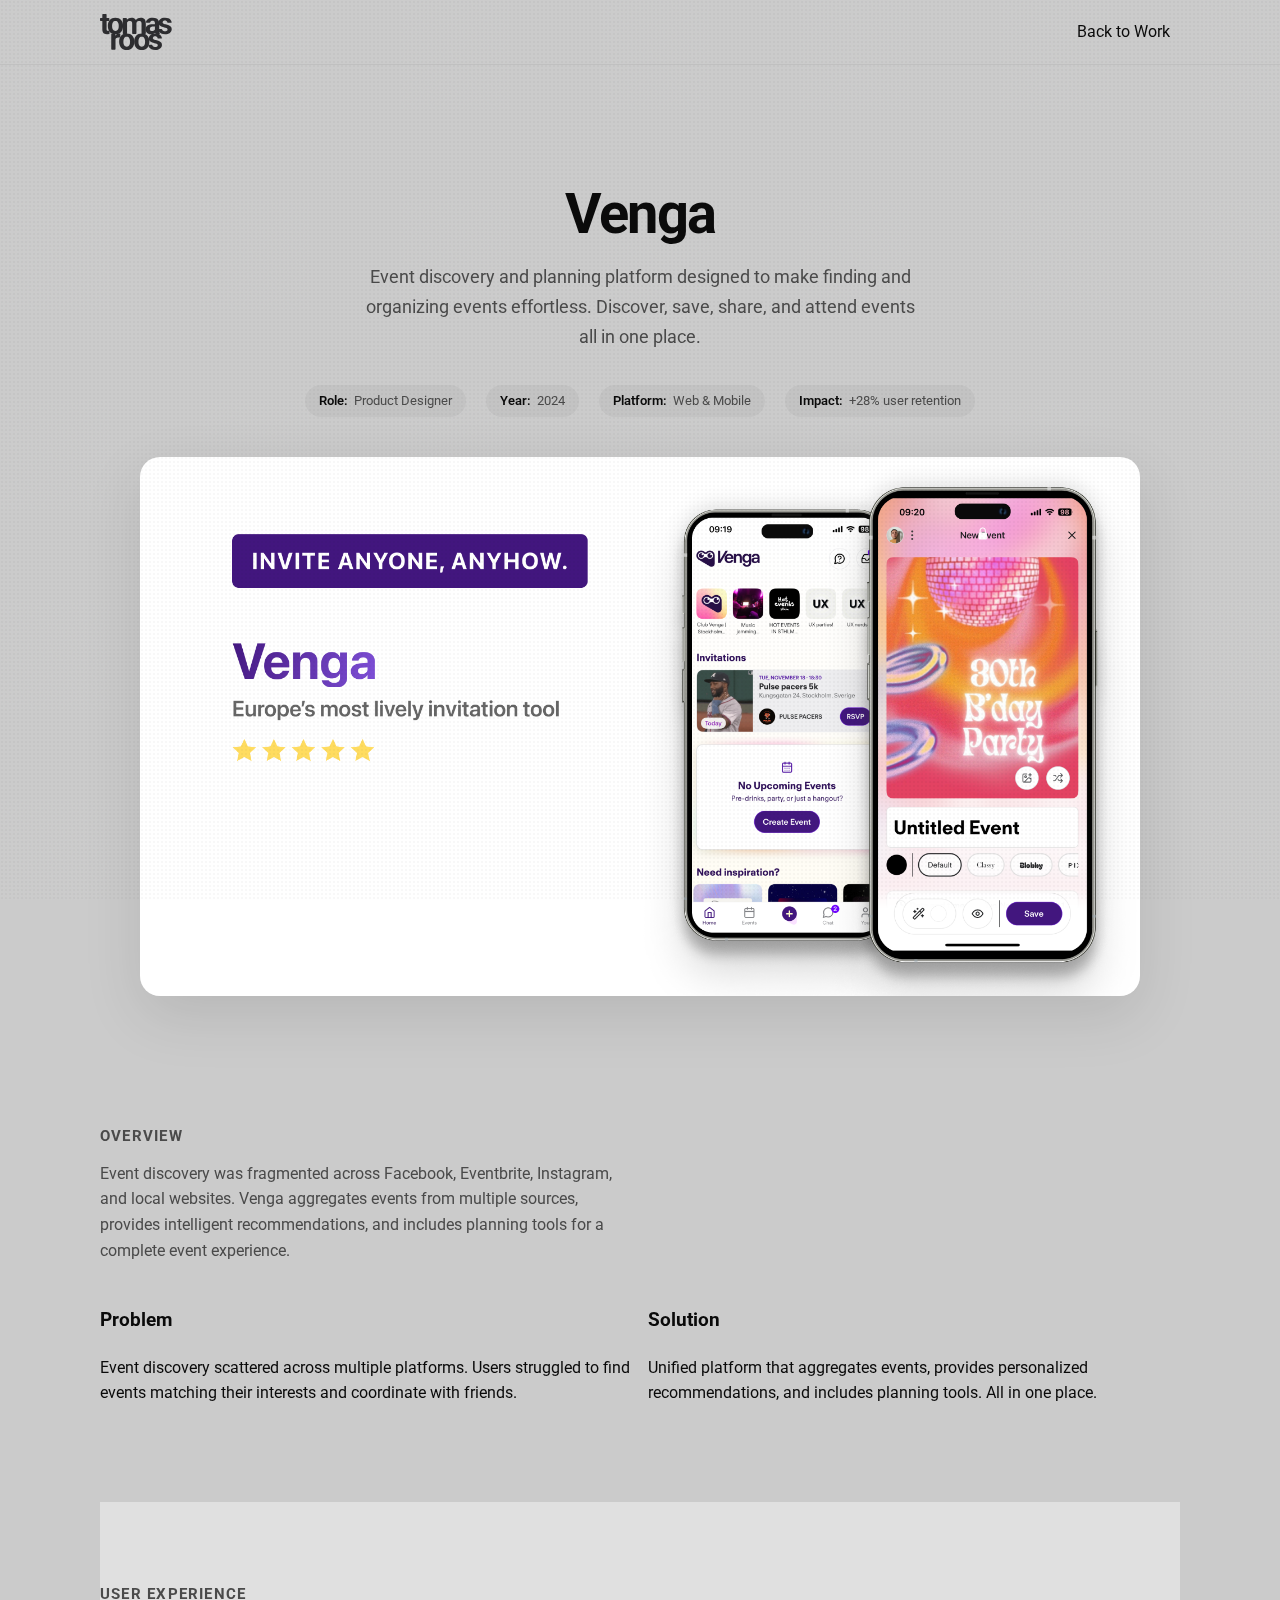
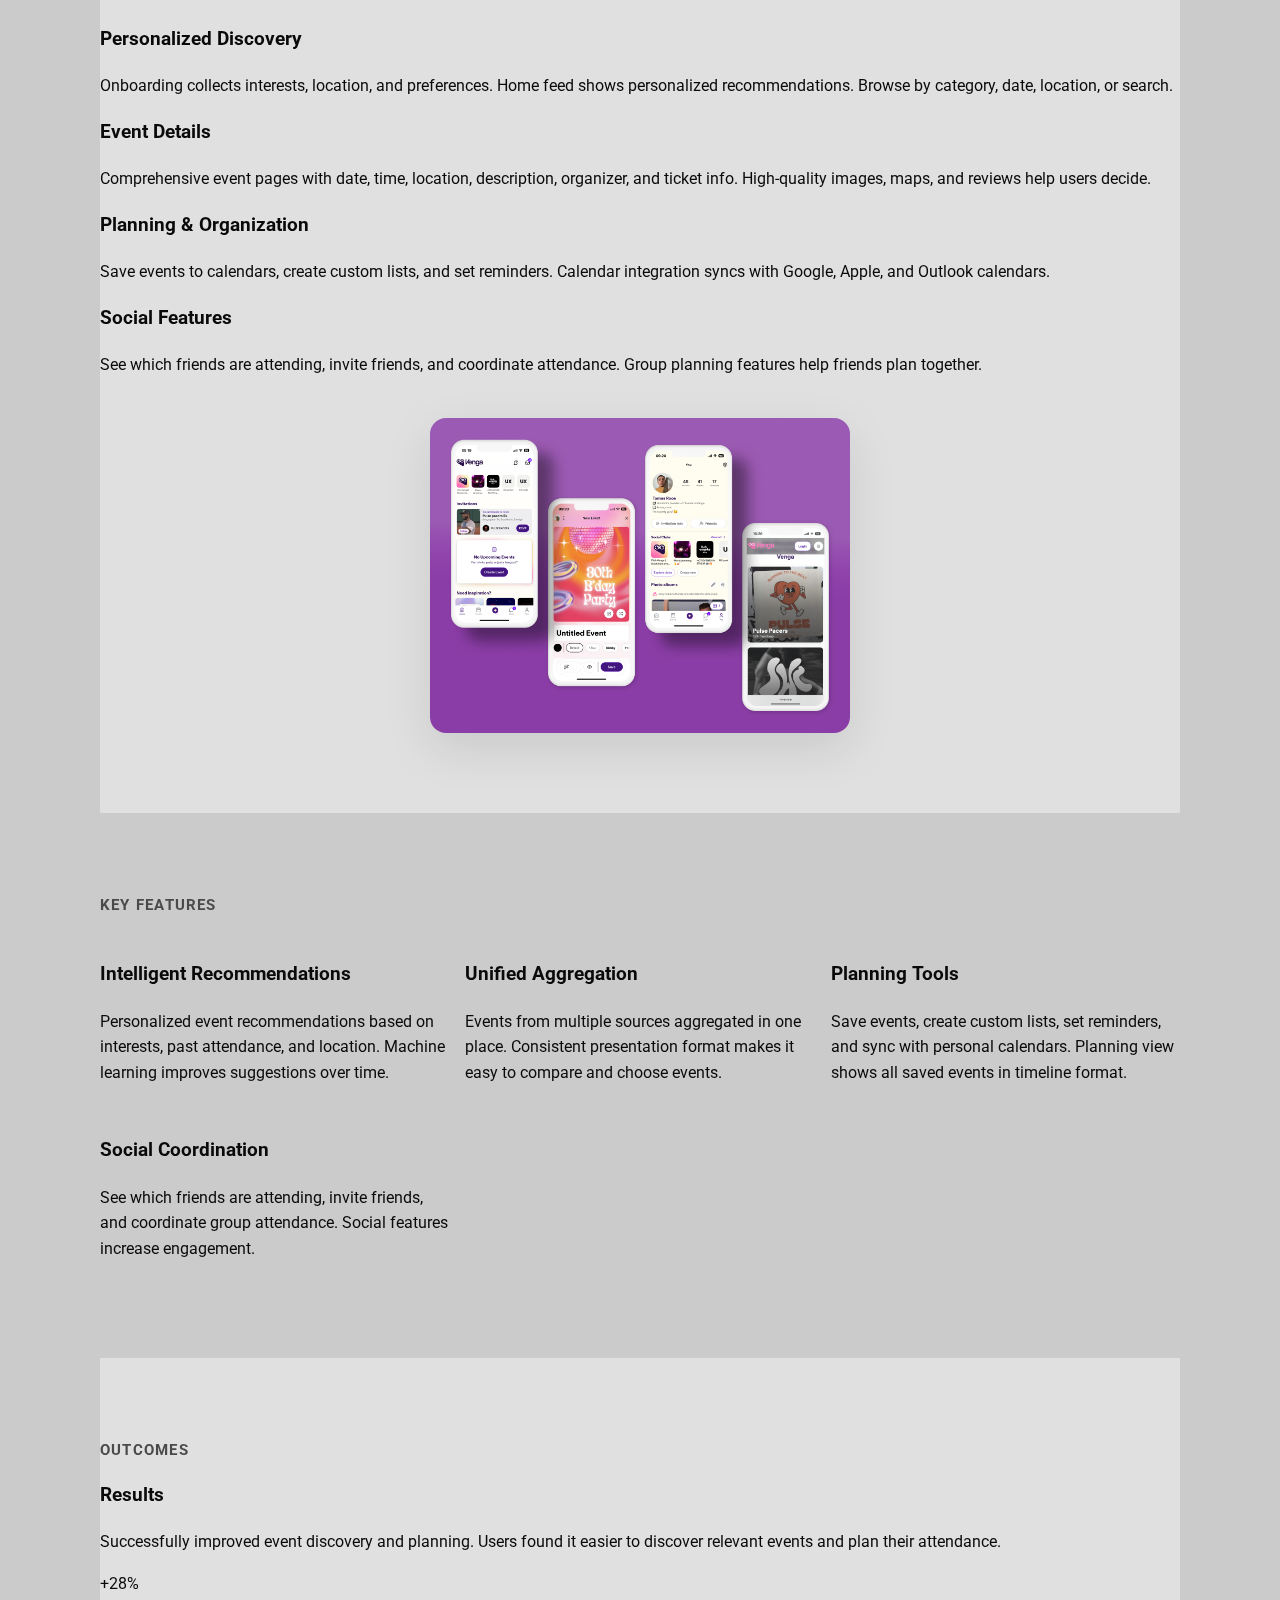
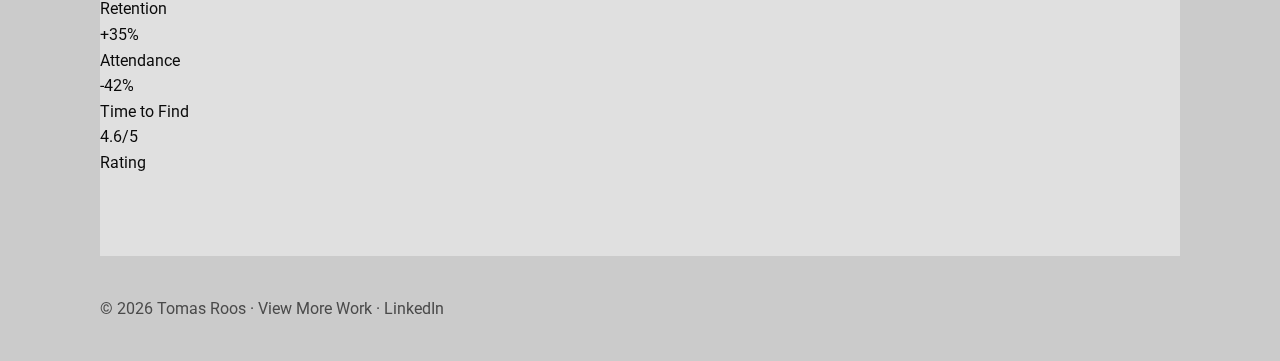
<file: venga-page.html>
<!DOCTYPE html>
<html lang="en">
  <head>
    <meta charset="utf-8" />
    <meta name="viewport" content="width=device-width, initial-scale=1" />
    <title>Venga: Event Discovery Platform | Tomas Roos Portfolio</title>
    <meta
      name="description"
      content="Event discovery and planning platform designed to make finding and organizing events effortless."
    />
    <meta
      name="keywords"
      content="Venga, event discovery, event planning, social events, UX design, web app, Tomas Roos"
    />
    <meta name="author" content="Tomas Roos" />

    <meta property="og:type" content="website" />
    <meta property="og:title" content="Venga: Event Discovery Platform" />
    <meta
      property="og:description"
      content="Event discovery and planning platform designed to make finding events effortless."
    />
    <meta property="og:image" content="assets/venga/venga-cover.png" />

    <meta name="twitter:card" content="summary_large_image" />
    <meta name="twitter:title" content="Venga: Event Discovery Platform" />
    <meta
      name="twitter:description"
      content="Event discovery and planning platform."
    />
    <meta name="twitter:image" content="assets/venga/venga-cover.png" />

    <link rel="preconnect" href="https://fonts.googleapis.com" />
    <link rel="preconnect" href="https://fonts.gstatic.com" crossorigin />
    <link
      href="https://fonts.googleapis.com/css2?family=Roboto:wght@300;400;500;600;700&display=swap"
      rel="stylesheet"
    />
    <link rel="stylesheet" href="css/styles.css" />
    <link rel="stylesheet" href="css/case-study.css" />
  </head>
  <body>
    <header class="site-header">
      <div class="wrap">
        <a class="brand" href="index.html"><img src="assets/tomas-roos-logo.svg" alt="Tomas Roos" class="brand-logo" /></a>
        <nav class="nav">
          <ul class="nav__list">
            <li><a href="index.html#work">Back to Work</a></li>
          </ul>
        </nav>
      </div>
    </header>

    <main class="wrap">
      <section class="cs-hero">
        <h1 class="cs-title">Venga</h1>
        <p class="cs-subtitle">
          Event discovery and planning platform designed to make finding and
          organizing events effortless. Discover, save, share, and attend events
          all in one place.
        </p>
        <div class="cs-meta">
          <span><strong>Role:</strong> Product Designer</span>
          <span><strong>Year:</strong> 2024</span>
          <span><strong>Platform:</strong> Web & Mobile</span>
          <span><strong>Impact:</strong> +28% user retention</span>
        </div>
        <div class="cs-cover">
          <img
            src="assets/venga/venga-cover.png"
            alt="Venga event discovery platform"
          />
        </div>
      </section>

      <section class="section">
        <h2 class="eyebrow">Overview</h2>
        <p class="section__lead">
          Event discovery was fragmented across Facebook, Eventbrite, Instagram,
          and local websites. Venga aggregates events from multiple sources,
          provides intelligent recommendations, and includes planning tools for
          a complete event experience.
        </p>
        <div class="cs-grid">
          <div class="workflow-step">
            <h3>Problem</h3>
            <p>
              Event discovery scattered across multiple platforms. Users
              struggled to find events matching their interests and coordinate
              with friends.
            </p>
          </div>
          <div class="workflow-step">
            <h3>Solution</h3>
            <p>
              Unified platform that aggregates events, provides personalized
              recommendations, and includes planning tools. All in one place.
            </p>
          </div>
        </div>
      </section>

      <section class="section section--alt">
        <h2 class="eyebrow">User Experience</h2>
        <div class="timeline-item">
          <h3>Personalized Discovery</h3>
          <p>
            Onboarding collects interests, location, and preferences. Home feed
            shows personalized recommendations. Browse by category, date,
            location, or search.
          </p>
        </div>
        <div class="timeline-item">
          <h3>Event Details</h3>
          <p>
            Comprehensive event pages with date, time, location, description,
            organizer, and ticket info. High-quality images, maps, and reviews
            help users decide.
          </p>
        </div>
        <div class="timeline-item">
          <h3>Planning & Organization</h3>
          <p>
            Save events to calendars, create custom lists, and set reminders.
            Calendar integration syncs with Google, Apple, and Outlook
            calendars.
          </p>
        </div>
        <div class="timeline-item">
          <h3>Social Features</h3>
          <p>
            See which friends are attending, invite friends, and coordinate
            attendance. Group planning features help friends plan together.
          </p>
        </div>
        <div class="cs-mockup">
          <img src="assets/venga/venga-mockup.png" alt="Venga interface" />
        </div>
      </section>

      <section class="section">
        <h2 class="eyebrow">Key Features</h2>
        <div class="cs-grid">
          <div class="workflow-step">
            <h3>Intelligent Recommendations</h3>
            <p>
              Personalized event recommendations based on interests, past
              attendance, and location. Machine learning improves suggestions
              over time.
            </p>
          </div>
          <div class="workflow-step">
            <h3>Unified Aggregation</h3>
            <p>
              Events from multiple sources aggregated in one place. Consistent
              presentation format makes it easy to compare and choose events.
            </p>
          </div>
          <div class="workflow-step">
            <h3>Planning Tools</h3>
            <p>
              Save events, create custom lists, set reminders, and sync with
              personal calendars. Planning view shows all saved events in
              timeline format.
            </p>
          </div>
          <div class="workflow-step">
            <h3>Social Coordination</h3>
            <p>
              See which friends are attending, invite friends, and coordinate
              group attendance. Social features increase engagement.
            </p>
          </div>
        </div>
      </section>

      <section class="section section--alt">
        <h2 class="eyebrow">Outcomes</h2>
        <div class="outcome-box">
          <h3>Results</h3>
          <p>
            Successfully improved event discovery and planning. Users found it
            easier to discover relevant events and plan their attendance.
          </p>
          <div class="outcome-stats">
            <div class="stat">
              <div class="stat-value">+28%</div>
              <div class="stat-label">Retention</div>
            </div>
            <div class="stat">
              <div class="stat-value">+35%</div>
              <div class="stat-label">Attendance</div>
            </div>
            <div class="stat">
              <div class="stat-value">-42%</div>
              <div class="stat-label">Time to Find</div>
            </div>
            <div class="stat">
              <div class="stat-value">4.6/5</div>
              <div class="stat-label">Rating</div>
            </div>
          </div>
        </div>
      </section>
    </main>

    <footer class="site-footer">
      <div class="wrap">
        <p>
          © <span id="year"></span> Tomas Roos ·
          <a href="index.html#work">View More Work</a> ·
          <a href="https://www.linkedin.com/in/tomas-roos/">LinkedIn</a>
        </p>
      </div>
    </footer>

    <script>
      document.getElementById("year").textContent = new Date().getFullYear();
    </script>
  </body>
</html>
</file>
<file: css/styles.css>
/* 
  Awwwards-level portfolio baseline
  - Clean white theme
  - Strong typography using system stack (no external requests)
  - Motion via transform/opacity only
  - Mobile-first, responsive grid
  - Focus-visible outlines + reduced-motion support
*/

:root {
  /* BW palette - modern cool */
  --bg: #CBCBCB;
  --bg-alt: #e0e0e0;
  --text: #0a0a0a;
  --muted: #4a4a4a;
  --line: #a0a0a0;
  --brand: #0a0a0a;
  --brand-ink: #1a1a1a;
  --cta-bg: #bfff00;
  --cta-text: #0a0a0a;
  --radius-lg: 16px;
  --radius-md: 12px;
  --radius-sm: 10px;
  /* Softer shadows with translucency */
  --shadow-1: 0 1px 2px rgba(0, 0, 0, 0.05), 0 0 0 1px rgba(0, 0, 0, 0.03);
  --shadow-2: 0 10px 28px rgba(0, 0, 0, 0.08), 0 2px 8px rgba(0, 0, 0, 0.05);
}

* {
  box-sizing: border-box;
}
html,
body {
  height: 100%;
}
body {
  margin: 0;
  font-family: Roboto, ui-sans-serif, system-ui, -apple-system, Segoe UI,
    Helvetica, Arial, sans-serif;
  color: var(--text);
  background: var(--bg);
  line-height: 1.6;
  -webkit-font-smoothing: antialiased;
  text-rendering: optimizeLegibility;
  position: relative;
  overflow-x: hidden;
}

/* Subtle newspaper grain overlay */
body::before {
  content: "";
  position: fixed;
  inset: 0;
  z-index: 9999;
  pointer-events: none;
  opacity: 0.05;
  mix-blend-mode: overlay;
  background-image: url("data:image/svg+xml,%3Csvg xmlns='http://www.w3.org/2000/svg'%3E%3Cfilter id='n'%3E%3CfeTurbulence type='fractalNoise' baseFrequency='0.65' numOctaves='3' stitchTiles='stitch'/%3E%3C/filter%3E%3Crect width='100' height='100' fill='%23fff' filter='url(%23n)'/%3E%3C/svg%3E");
  background-size: 200px 200px;
}

/* Subtle dotted halftone overlay */
body::after {
  content: "";
  position: fixed;
  inset: 0;
  z-index: 9998;
  pointer-events: none;
  opacity: 0.03;
  mix-blend-mode: multiply;
  background-image: radial-gradient(
    circle,
    rgba(0, 0, 0, 1) 1px,
    transparent 1px
  );
  background-size: 4px 4px;
}

img,
picture {
  max-width: 100%;
  display: block;
}
a {
  color: inherit;
  text-decoration: none;
}
a:hover {
  text-decoration: underline;
}

.wrap {
  max-width: 1120px;
  margin-inline: auto;
  padding: 0 20px;
}
.eyebrow {
  font-size: 0.95rem;
  font-weight: 700;
  letter-spacing: 0.08em;
  text-transform: uppercase;
  color: var(--muted);
  margin: 0 0 0.75rem;
}
.section {
  padding: clamp(48px, 8vw, 80px) 0;
}
.section--alt {
  background: var(--bg-alt);
}
.section--tight {
  padding: clamp(32px, 6vw, 56px) 0;
}
.section__header {
  margin-bottom: clamp(32px, 5vw, 48px);
}
.section__lead {
  color: var(--muted);
  margin: 0;
  max-width: 60ch;
}

/* Header */
.site-header {
  position: sticky;
  top: 0;
  z-index: 50;
  background: rgba(203, 203, 203, 0.9);
  backdrop-filter: saturate(1.1) blur(6px);
  box-shadow: 0 1px 0 rgba(0, 0, 0, 0.05);
}
.site-header .wrap {
  display: flex;
  align-items: center;
  justify-content: space-between;
  height: 64px;
}
.brand {
  font-weight: 800;
  letter-spacing: 0.01em;
}
.nav__toggle {
  display: none;
}
.nav__list {
  display: flex;
  gap: 20px;
  list-style: none;
  margin: 0;
  padding: 0;
}
.nav__list a {
  padding: 8px 10px;
  border-radius: 8px;
}
.nav__list a:hover {
  background: rgba(0, 0, 0, 0.06);
  text-decoration: none;
}

.brand {
  display: flex;
  align-items: center;
}
.brand-logo {
  height: 36px;
  width: auto;
  display: block;
}

/* Mobile nav */
@media (max-width: 720px) {
  .nav__toggle {
    display: inline-flex;
    align-items: center;
    gap: 8px;
    border: none;
    box-shadow: inset 0 0 0 1px rgba(0, 0, 0, 0.08);
    padding: 8px 12px;
    border-radius: 10px;
    background: rgba(245, 245, 245, 0.9);
  }
  .nav__list {
    display: none;
    position: absolute;
    right: 20px;
    top: 64px;
    background: rgba(245, 245, 245, 0.95);
    box-shadow: 0 0 0 1px rgba(0, 0, 0, 0.05), var(--shadow-2);
    border-radius: 12px;
    padding: 10px;
    box-shadow: var(--shadow-2);
    flex-direction: column;
    min-width: 200px;
  }
  .nav__list[data-open="true"] {
    display: flex;
  }
}

/* Hero */
.hero {
  position: relative;
  padding: 56px 0 16px;
}
.hero__title {
  font-size: clamp(28px, 4vw, 44px);
  line-height: 1.15;
  margin: 0 0 8px;
  letter-spacing: -0.01em;
}
.hero__subtitle {
  color: var(--muted);
  max-width: 65ch;
  margin: 0 0 20px;
}
.hero__actions {
  display: flex;
  gap: 12px;
}
.hero__image {
  position: relative;
  margin-top: 28px;
  border-radius: var(--radius-lg);
  overflow: hidden;
  box-shadow: var(--shadow-2);
}
.hero__image img {
  width: 100%;
  height: auto;
  display: block;
}

/* Buttons */
.btn {
  display: inline-flex;
  align-items: center;
  justify-content: center;
  gap: 8px;
  padding: 12px 16px;
  border-radius: 999px;
  box-shadow: inset 0 0 0 1px rgba(0, 0, 0, 0.08);
  font-weight: 600;
  text-decoration: none;
}
.btn--primary {
  background: #f5f5f5;
  color: var(--text);
  box-shadow: inset 0 -1px 0 rgba(0, 0, 0, 0.04), var(--shadow-1);
  transition: transform 0.25s cubic-bezier(0.2, 0.6, 0.2, 1), box-shadow 0.25s ease;
}
.btn--primary:hover {
  transform: translateY(-2px);
  box-shadow: inset 0 -1px 0 rgba(0, 0, 0, 0.05), var(--shadow-2);
}

.btn--ghost {
  background: transparent;
}
.btn--ghost:hover {
  background: rgba(0, 0, 0, 0.06);
  text-decoration: none;
}

/* Grid */
.grid {
  display: grid;
  gap: 20px;
}
.projects {
  grid-template-columns: repeat(12, 1fr);
}
.projects > .card {
  grid-column: span 4;
}
@media (max-width: 1024px) {
  .projects > .card {
    grid-column: span 6;
  }
}
@media (max-width: 640px) {
  .projects > .card {
    grid-column: span 12;
  }
}

.gallery {
  grid-template-columns: repeat(12, 1fr);
  overflow: scroll;
  place-content: center;
  display: flexbox;
  padding: 12px;
}
.gallery > .tile {
  grid-column: span 3;
}
@media (max-width: 1024px) {
  .gallery > .tile {
    grid-column: span 4;
  }
}
@media (max-width: 640px) {
  .gallery > .tile {
    grid-column: span 6;
  }
}

/* Cards */
.card {
  background: rgba(245, 245, 245, 0.85);
  border-radius: var(--radius-lg);
  overflow: hidden;
  box-shadow: var(--shadow-1);
  transition: transform 0.35s cubic-bezier(0.2, 0.6, 0.2, 1), box-shadow 0.35s ease;
}
.card:hover {
  transform: translateY(-4px);
  box-shadow: 0 16px 40px rgba(0, 0, 0, 0.1), 0 0 0 1px rgba(0, 0, 0, 0.03);
}
/* Center the image; let it keep original proportions and size */
/* put this AFTER your old rules (or delete the old img rules) */
.card__cover {
  height: 240px;
}
.card__cover img {
  width: 100%;
  height: 240px;
  object-fit: cover; /* fills box, keeps aspect, crops if needed */
  display: block;
  overflow: hidden;
}

.card:hover .card__cover img {
  transform: scale(1.03);
}
.card__body {
  padding: 16px;
}
.card__title {
  margin: 0 0 6px;
  font-size: 1.125rem;
}
.card__meta {
  margin: 0 0 10px;
  color: var(--muted);
}
.card__desc {
  margin: 0 0 10px;
  color: #374151;
}
.tags {
  display: flex;
  gap: 8px;
  list-style: none;
  margin: 0;
  padding: 0;
  flex-wrap: wrap;
}
.tags li {
  font-size: 0.85rem;
  padding: 6px 10px;
  border-radius: 999px;
  background: rgba(0, 0, 0, 0.06);
  transition: background 0.2s ease;
}
.tags li:hover {
  background: rgba(0, 0, 0, 0.1);
}

/* Gallery tiles */
.tile {
  padding: 0;
  border: 0;
  background: transparent;
  cursor: pointer;
  border-radius: var(--radius-md);
  overflow: hidden;
  box-shadow: var(--shadow-1);
  transition: transform 0.4s cubic-bezier(0.2, 0.6, 0.2, 1), box-shadow 0.4s ease;
}
.tile img {
  width: 100%;
  height: auto;
  display: block;
  transition: transform 0.5s ease, opacity 0.5s ease;
}
.tile:hover {
  transform: translateY(-3px);
  box-shadow: 0 12px 30px rgba(0, 0, 0, 0.1);
}
.tile:hover img {
  transform: scale(1.04);
}

/* About */
.about {
  grid-template-columns: 1.2fr 0.8fr;
  gap: 28px;
  align-items: center;
}
@media (max-width: 900px) {
  .about {
    grid-template-columns: 1fr;
  }
}
.about__image {
  border-radius: var(--radius-lg);
  overflow: hidden;
  box-shadow: var(--shadow-2);

  /* NEW: Let image adapt to natural size */
  display: inline-block; /* shrink-wrap to image */
  max-width: 100%; /* prevent overflow on small screens */
  height: auto; /* keep aspect ratio */
}

.about__image img {
  width: auto; /* don’t stretch to fill */
  max-width: 100%; /* scale down if too big */
  height: auto; /* maintain original aspect ratio */
  display: block;
}

/* Contact */
.contact {
  max-width: 720px;
}
.field {
  display: flex;
  flex-direction: column;
  gap: 6px;
  margin-bottom: 12px;
}
input,
textarea {
  border: none;
  box-shadow: inset 0 0 0 1px rgba(0, 0, 0, 0.06);
  padding: 12px 14px;
  border-radius: 12px;
  font: inherit;
  background: rgba(245, 245, 245, 0.9);
}
input:focus,
textarea:focus {
  outline: none;
  box-shadow: inset 0 0 0 1px rgba(0, 0, 0, 0.06), 0 0 0 3px rgba(0, 0, 0, 0.08);
}
.contact__note {
  color: var(--muted);
}

/* Footer */
.site-footer {
  padding: 24px 0;
  color: var(--muted);
}
.site-footer a {
  color: var(--muted);
}
.site-footer a:hover {
  color: var(--text);
}

/* Lightbox */
.lightbox {
  border: none;
  padding: 0;
  width: min(96vw, 1200px);
  background: rgba(245, 245, 245, 0.95);
  border-radius: 16px;
  box-shadow: var(--shadow-2);
}
.lightbox::backdrop {
  background: rgba(43, 42, 40, 0.55);
}
.lightbox__img {
  width: 100%;
  height: auto;
  display: block;
  border-radius: 16px;
}
.lightbox__close {
  position: absolute;
  top: 8px;
  right: 10px;
  font-size: 28px;
  line-height: 1;
  border: 0;
  background: #0a0a0a;
  color: #fff;
  width: 40px;
  height: 40px;
  border-radius: 999px;
  cursor: pointer;
}

/* Motion */
.reveal-up {
  opacity: 0;
  transform: translateY(30px);
  transition: opacity 0.8s cubic-bezier(0.2, 0.6, 0.2, 1), transform 0.8s cubic-bezier(0.2, 0.6, 0.2, 1);
}
.reveal-fade {
  opacity: 0;
  transform: scale(0.98);
  transition: opacity 0.8s ease, transform 0.8s cubic-bezier(0.2, 0.6, 0.2, 1);
}
.reveal-in {
  opacity: 1;
  transform: none;
}

/* Accessibility */
.skip-link {
  position: absolute;
  left: -999px;
  top: auto;
  width: 1px;
  height: 1px;
  overflow: hidden;
}
.skip-link:focus {
  position: fixed;
  left: 12px;
  top: 12px;
  width: auto;
  height: auto;
  padding: 10px 14px;
  background: #0a0a0a;
  color: #fff;
  border-radius: 8px;
  z-index: 1000;
}
:focus-visible {
  outline: 2px dashed var(--brand);
  outline-offset: 3px;
}

@media (prefers-reduced-motion: reduce) {
  * {
    animation: none !important;
    transition: none !important;
  }
}
</file>
<file: css/case-study.css>
/* ── Case Study — Polished theme ─────────────────────── */

/* Page loader */
.page-loader {
  position: fixed;
  inset: 0;
  z-index: 10000;
  background: var(--bg);
  display: flex;
  align-items: center;
  justify-content: center;
  transition: opacity 0.6s ease, visibility 0.6s ease;
}
.page-loader.loaded {
  opacity: 0;
  visibility: hidden;
  pointer-events: none;
}

/* Cursor dot */
.cursor-dot {
  position: fixed;
  width: 8px;
  height: 8px;
  background: var(--text);
  border-radius: 50%;
  pointer-events: none;
  z-index: 9997;
  transform: translate(-50%, -50%);
  transition: width 0.25s ease, height 0.25s ease, background 0.25s ease, opacity 0.25s ease;
  mix-blend-mode: difference;
  opacity: 0;
}
.cursor-dot.visible { opacity: 1; }
.cursor-dot.hover {
  width: 48px;
  height: 48px;
  background: var(--cta-bg);
  mix-blend-mode: normal;
  opacity: 0.8;
}

/* Reveal animations */
.reveal-up {
  opacity: 0;
  transform: translateY(30px);
  transition: opacity 0.8s cubic-bezier(0.2, 0.6, 0.2, 1),
              transform 0.8s cubic-bezier(0.2, 0.6, 0.2, 1);
}
.reveal-up.visible {
  opacity: 1;
  transform: translateY(0);
}

/* ── Back link (replaces plain nav) ──────────────────── */
.cs-back {
  display: inline-flex;
  align-items: center;
  gap: 6px;
  font-size: 13px;
  font-weight: 500;
  color: var(--muted);
  text-decoration: none;
  padding: 6px 14px;
  border-radius: 999px;
  background: rgba(0, 0, 0, 0.04);
  transition: background 0.2s ease, color 0.2s ease;
}
.cs-back:hover {
  background: rgba(0, 0, 0, 0.08);
  color: var(--text);
  text-decoration: none;
}
.cs-back svg {
  flex-shrink: 0;
}

/* ── Hero ─────────────────────────────────────────────── */
.cs-hero {
  padding: clamp(80px, 10vw, 120px) 0 clamp(32px, 5vw, 48px);
  text-align: center;
}

.cs-title {
  font-size: clamp(2.25rem, 5vw, 3.5rem);
  font-weight: 700;
  letter-spacing: -0.03em;
  line-height: 1.1;
  margin: 0 0 1rem;
}

.cs-subtitle {
  font-size: clamp(1rem, 1.8vw, 1.15rem);
  color: var(--muted);
  margin: 0 auto 2rem;
  max-width: 56ch;
  line-height: 1.65;
}

.cs-meta {
  display: flex;
  gap: 20px;
  justify-content: center;
  flex-wrap: wrap;
  margin: 0 0 2.5rem;
}
.cs-meta span {
  display: inline-flex;
  align-items: center;
  gap: 6px;
  padding: 6px 14px;
  border-radius: 999px;
  background: rgba(0, 0, 0, 0.04);
  font-size: 13px;
  color: var(--muted);
}
.cs-meta strong {
  color: var(--text);
  font-weight: 600;
}

/* Cover image */
.cs-cover {
  border-radius: 20px;
  overflow: hidden;
  box-shadow: 0 20px 60px rgba(0, 0, 0, 0.1);
  margin: 0 auto;
  max-width: 1000px;
}
.cs-cover img {
  width: 100%;
  height: auto;
  display: block;
}

/* ── Section styling ──────────────────────────────────── */
.cs-section {
  padding: clamp(48px, 8vw, 80px) 0;
}
.cs-section--alt {
  background: rgba(0, 0, 0, 0.02);
  border-radius: 24px;
  margin: 8px 0;
  padding-left: clamp(20px, 4vw, 40px);
  padding-right: clamp(20px, 4vw, 40px);
}

.cs-section__title {
  font-size: 12px;
  font-weight: 600;
  letter-spacing: 0.12em;
  text-transform: uppercase;
  color: var(--muted);
  margin: 0 0 12px;
}
.cs-section__title::before {
  content: "◆";
  margin-right: 8px;
  font-size: 0.8em;
  color: var(--text);
}

.cs-section__lead {
  color: var(--muted);
  max-width: 60ch;
  line-height: 1.7;
  margin: 0 0 2rem;
}

/* ── Grid (problem/solution, features) ────────────────── */
.cs-grid {
  display: grid;
  gap: 16px;
  grid-template-columns: repeat(auto-fit, minmax(260px, 1fr));
  margin: 1.5rem 0 0;
}

.cs-card {
  background: rgba(245, 245, 245, 0.8);
  padding: 24px;
  border-radius: 16px;
  box-shadow: 0 1px 2px rgba(0, 0, 0, 0.04), 0 0 0 1px rgba(0, 0, 0, 0.03);
  transition: transform 0.3s cubic-bezier(0.2, 0.6, 0.2, 1),
              box-shadow 0.3s ease;
}
.cs-card:hover {
  transform: translateY(-3px);
  box-shadow: 0 10px 30px rgba(0, 0, 0, 0.07), 0 0 0 1px rgba(0, 0, 0, 0.03);
}
.cs-card h3 {
  margin: 0 0 8px;
  font-size: 1rem;
  font-weight: 600;
}
.cs-card p {
  margin: 0;
  color: var(--muted);
  line-height: 1.6;
  font-size: 0.9375rem;
}

/* ── Timeline ─────────────────────────────────────────── */
.cs-timeline {
  position: relative;
  padding-left: 28px;
}
.cs-timeline::before {
  content: "";
  position: absolute;
  left: 4px;
  top: 8px;
  bottom: 8px;
  width: 1px;
  background: rgba(0, 0, 0, 0.1);
}

.cs-timeline__item {
  position: relative;
  padding-bottom: 28px;
}
.cs-timeline__item:last-child {
  padding-bottom: 0;
}
.cs-timeline__item::before {
  content: "";
  position: absolute;
  left: -28px;
  top: 7px;
  width: 9px;
  height: 9px;
  border-radius: 50%;
  background: var(--text);
  border: 2px solid var(--bg);
}
.cs-timeline__item h3 {
  margin: 0 0 6px;
  font-size: 1rem;
  font-weight: 600;
}
.cs-timeline__item p {
  margin: 0;
  color: var(--muted);
  line-height: 1.65;
  font-size: 0.9375rem;
}

/* ── Mockup image ─────────────────────────────────────── */
.cs-mockup {
  border-radius: 16px;
  overflow: hidden;
  box-shadow: 0 16px 48px rgba(0, 0, 0, 0.1);
  margin: 2.5rem auto 0;
  max-width: 420px;
}
.cs-mockup img {
  width: 100%;
  height: auto;
  display: block;
}

/* ── Outcomes / Stats ─────────────────────────────────── */
.cs-outcomes {
  background: rgba(245, 245, 245, 0.8);
  border-radius: 20px;
  padding: 32px;
  box-shadow: 0 1px 2px rgba(0, 0, 0, 0.04), 0 0 0 1px rgba(0, 0, 0, 0.03);
  margin-top: 1.5rem;
}
.cs-outcomes h3 {
  margin: 0 0 8px;
  font-size: 1.125rem;
  font-weight: 600;
}
.cs-outcomes > p {
  margin: 0 0 24px;
  color: var(--muted);
  line-height: 1.65;
}

.cs-stats {
  display: grid;
  grid-template-columns: repeat(auto-fit, minmax(120px, 1fr));
  gap: 20px;
}
.cs-stat {
  text-align: center;
  padding: 16px 8px;
  border-radius: 12px;
  background: rgba(0, 0, 0, 0.03);
}
.cs-stat__value {
  font-size: 1.75rem;
  font-weight: 700;
  color: var(--text);
  line-height: 1.2;
  margin: 0 0 4px;
}
.cs-stat__label {
  font-size: 0.8125rem;
  color: var(--muted);
  margin: 0;
}

/* ── Footer CTA ───────────────────────────────────────── */
.cs-footer-cta {
  text-align: center;
  padding: clamp(48px, 8vw, 80px) 0;
}
.cs-footer-cta p {
  color: var(--muted);
  font-size: 14px;
  margin: 0 0 8px;
}
.cs-footer-cta h2 {
  font-size: clamp(1.5rem, 3vw, 2rem);
  font-weight: 600;
  letter-spacing: -0.02em;
  margin: 0 0 20px;
}
.cs-footer-cta .btn--primary {
  font-size: 13px;
  padding: 12px 24px;
}

/* ── Mobile ───────────────────────────────────────────── */
@media (max-width: 768px) {
  .cursor-dot { display: none !important; }

  .cs-grid {
    grid-template-columns: 1fr;
  }
  .cs-stats {
    grid-template-columns: repeat(2, 1fr);
  }
  .cs-section--alt {
    border-radius: 16px;
  }
  .cs-meta {
    gap: 10px;
  }
}
</file>
<file: style.css>
body {
  margin: 0;
  font-family: 'Poppins', 'Lexend';
  background-color: rgb(20, 20, 20);
  color: rgb(255, 255, 255);
}
header {
  padding: 2rem;
  text-align: center;
  background: rgb(2, 75, 58);
  border-bottom: 0px solid #d0eddc;
}
.grid {
  display: grid;
  grid-template-columns: repeat(auto-fit, minmax(250px, 1fr));
  gap: 1rem;
  padding: 2rem;
}
.card {
  position: relative;
  overflow: hidden; 
  border-radius: 4px;
  box-shadow: 0 8px 20px rgb(2, 75, 58);
}
.card img {
  width: 100%;
  height: auto;
  display: block;
  transition: transform 0.3s ease;
}
.card:hover img {
  transform: scale(1.05);
}
.overlay {
  position: absolute;
  bottom: 0;
  background: rgb(1, 1, 1,1);
  color: rgb(2, 75, 58);
  width: 100%;
  padding: 1rem;
  text-align: center;
  transform: translateY(100%);
  transition: transform 0.3s ease;
}
.card:hover .overlay {
  transform: translateY(0);
}
</file>
